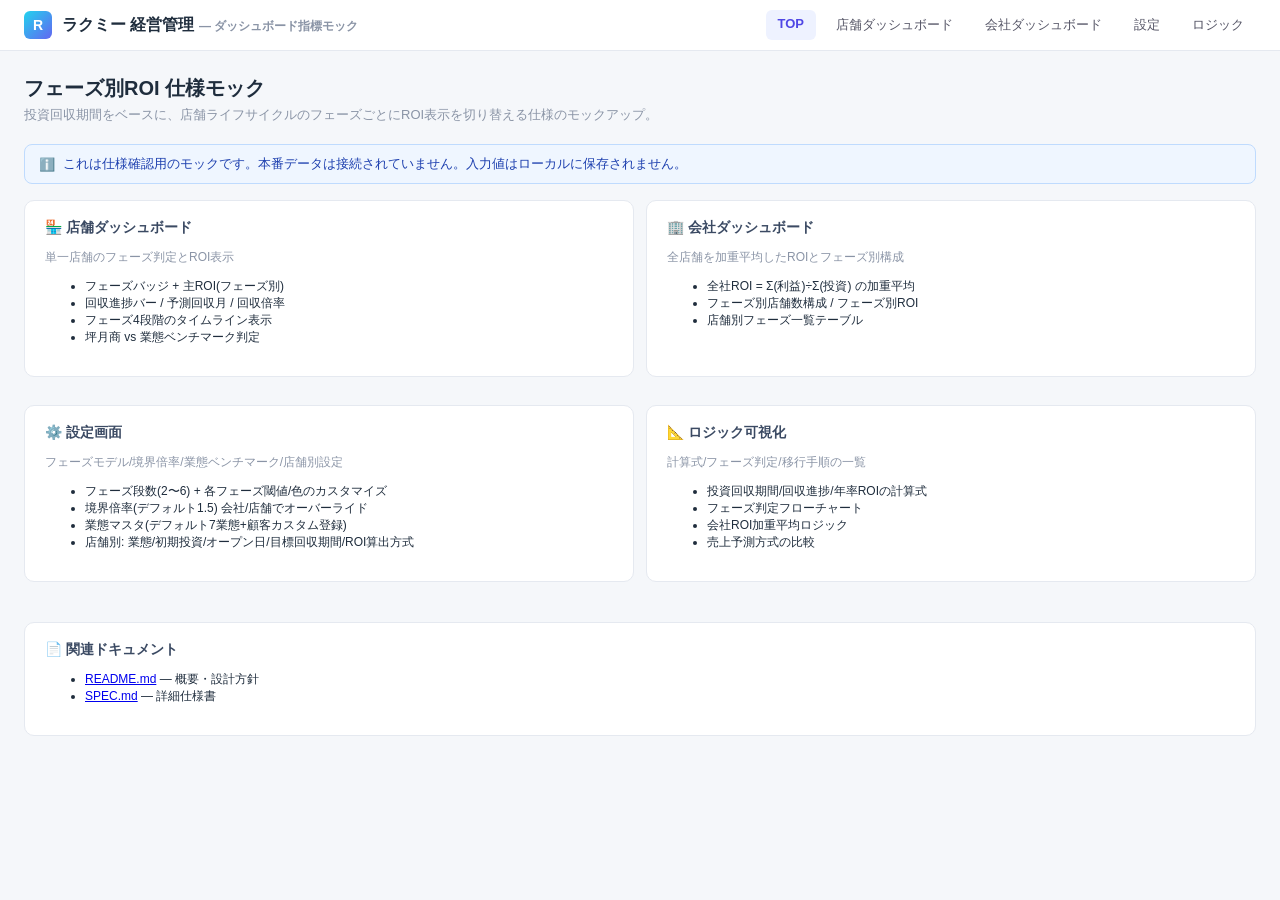
<file: index.html>
<!doctype html>
<html lang="ja">
<head>
<meta charset="utf-8">
<meta name="viewport" content="width=device-width,initial-scale=1">
<title>ダッシュボード指標モック | TOP</title>
<link rel="stylesheet" href="assets/style.css">
</head>
<body>

<div class="topbar">
  <div class="brand">
    <span class="logo">R</span>
    <span>ラクミー 経営管理 <span class="muted small">— ダッシュボード指標モック</span></span>
  </div>
  <nav>
    <a href="index.html" class="active">TOP</a>
    <a href="shop-dashboard.html">店舗ダッシュボード</a>
    <a href="company-dashboard.html">会社ダッシュボード</a>
    <a href="settings.html">設定</a>
    <a href="logic-cheatsheet.html">ロジック</a>
  </nav>
</div>

<div class="page">
  <h1 class="page-title">フェーズ別ROI 仕様モック</h1>
  <p class="page-sub">投資回収期間をベースに、店舗ライフサイクルのフェーズごとにROI表示を切り替える仕様のモックアップ。</p>

  <div class="info-banner">
    <span>ℹ️</span>
    <span>これは仕様確認用のモックです。本番データは接続されていません。入力値はローカルに保存されません。</span>
  </div>

  <div class="grid grid-2">
    <a href="shop-dashboard.html" class="card" style="text-decoration:none; color:inherit;">
      <h2>🏪 店舗ダッシュボード</h2>
      <div class="muted small mb-8">単一店舗のフェーズ判定とROI表示</div>
      <ul class="small">
        <li>フェーズバッジ + 主ROI(フェーズ別)</li>
        <li>回収進捗バー / 予測回収月 / 回収倍率</li>
        <li>フェーズ4段階のタイムライン表示</li>
        <li>坪月商 vs 業態ベンチマーク判定</li>
      </ul>
    </a>

    <a href="company-dashboard.html" class="card" style="text-decoration:none; color:inherit;">
      <h2>🏢 会社ダッシュボード</h2>
      <div class="muted small mb-8">全店舗を加重平均したROIとフェーズ別構成</div>
      <ul class="small">
        <li>全社ROI = Σ(利益)÷Σ(投資) の加重平均</li>
        <li>フェーズ別店舗数構成 / フェーズ別ROI</li>
        <li>店舗別フェーズ一覧テーブル</li>
      </ul>
    </a>

    <a href="settings.html" class="card" style="text-decoration:none; color:inherit;">
      <h2>⚙️ 設定画面</h2>
      <div class="muted small mb-8">フェーズモデル/境界倍率/業態ベンチマーク/店舗別設定</div>
      <ul class="small">
        <li>フェーズ段数(2〜6) + 各フェーズ閾値/色のカスタマイズ</li>
        <li>境界倍率(デフォルト1.5) 会社/店舗でオーバーライド</li>
        <li>業態マスタ(デフォルト7業態+顧客カスタム登録)</li>
        <li>店舗別: 業態/初期投資/オープン日/目標回収期間/ROI算出方式</li>
      </ul>
    </a>

    <a href="logic-cheatsheet.html" class="card" style="text-decoration:none; color:inherit;">
      <h2>📐 ロジック可視化</h2>
      <div class="muted small mb-8">計算式/フェーズ判定/移行手順の一覧</div>
      <ul class="small">
        <li>投資回収期間/回収進捗/年率ROIの計算式</li>
        <li>フェーズ判定フローチャート</li>
        <li>会社ROI加重平均ロジック</li>
        <li>売上予測方式の比較</li>
      </ul>
    </a>
  </div>

  <div class="card mt-24">
    <h2>📄 関連ドキュメント</h2>
    <ul class="small">
      <li><a href="README.md">README.md</a> — 概要・設計方針</li>
      <li><a href="SPEC.md">SPEC.md</a> — 詳細仕様書</li>
    </ul>
  </div>
</div>

</body>
</html>
</file>
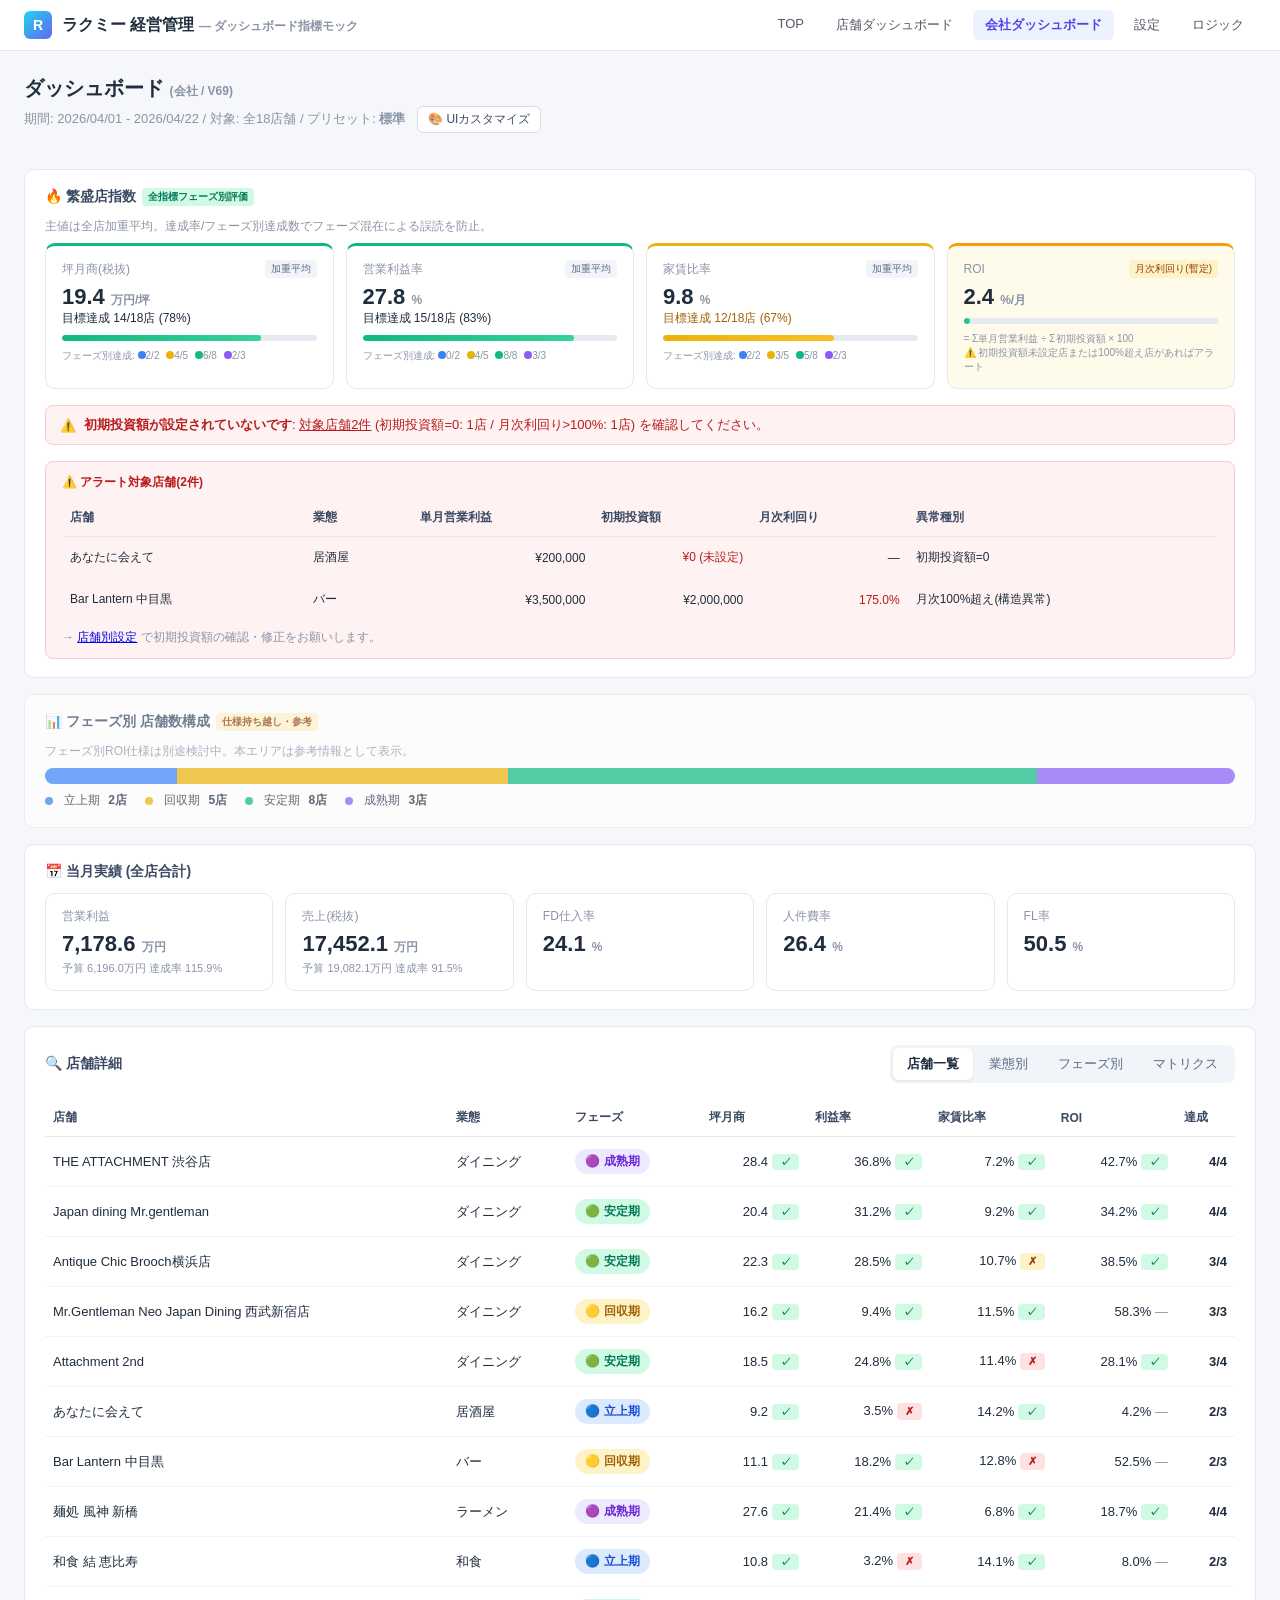
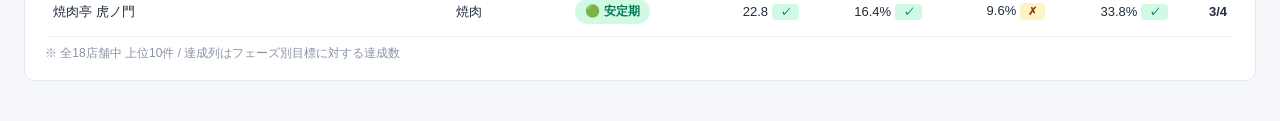
<file: company-dashboard.html>
<!doctype html>
<html lang="ja">
<head>
<meta charset="utf-8">
<meta name="viewport" content="width=device-width,initial-scale=1">
<title>会社ダッシュボード | フェーズ別ROIモック</title>
<link rel="stylesheet" href="assets/style.css">
</head>
<body>

<div class="topbar">
  <div class="brand">
    <span class="logo">R</span>
    <span>ラクミー 経営管理 <span class="muted small">— ダッシュボード指標モック</span></span>
  </div>
  <nav>
    <a href="index.html">TOP</a>
    <a href="shop-dashboard.html">店舗ダッシュボード</a>
    <a href="company-dashboard.html" class="active">会社ダッシュボード</a>
    <a href="settings.html">設定</a>
    <a href="logic-cheatsheet.html">ロジック</a>
  </nav>
</div>

<div class="page">

  <div class="flex space-between mb-16">
    <div>
      <h1 class="page-title">ダッシュボード <span class="muted small">(会社 / V69)</span></h1>
      <p class="page-sub">期間: 2026/04/01 - 2026/04/22 / 対象: 全18店舗 / プリセット: <strong>標準</strong> <a href="settings.html#ui" class="btn btn-sm" style="margin-left:8px">🎨 UIカスタマイズ</a></p>
    </div>
  </div>

  <!-- ────────────────────────────────────────────────── -->
  <!-- 1. 繁盛店指数 (店舗画面と同じ4タイル構成) -->
  <!-- ────────────────────────────────────────────────── -->
  <div class="card">
    <h2>🔥 繁盛店指数 <span class="badge-mini" style="background:#d1fae5;color:#047857;">全指標フェーズ別評価</span></h2>
    <p class="small muted mb-8">主値は全店加重平均。達成率/フェーズ別達成数でフェーズ混在による誤読を防止。</p>
    <div class="grid grid-4">

      <!-- 坪月商 -->
      <div class="tile" style="border-top:3px solid #10b981">
        <div class="lbl">坪月商(税抜) <span class="badge-mini">加重平均</span></div>
        <div class="val">19.4 <span class="small muted">万円/坪</span></div>
        <div class="small up">目標達成 14/18店 (78%)</div>
        <div class="progress mt-8" style="height:6px;"><div class="bar" style="width:78%;"></div></div>
        <div class="small muted mt-8" style="font-size:10px;">
          フェーズ別達成:
          <span class="dot dot-launch"></span>2/2
          <span class="dot dot-recovery" style="margin-left:4px"></span>4/5
          <span class="dot dot-stable" style="margin-left:4px"></span>6/8
          <span class="dot dot-mature" style="margin-left:4px"></span>2/3
        </div>
      </div>

      <!-- 営業利益率 -->
      <div class="tile" style="border-top:3px solid #10b981">
        <div class="lbl">営業利益率 <span class="badge-mini">加重平均</span></div>
        <div class="val">27.8 <span class="small muted">%</span></div>
        <div class="small up">目標達成 15/18店 (83%)</div>
        <div class="progress mt-8" style="height:6px;"><div class="bar" style="width:83%;"></div></div>
        <div class="small muted mt-8" style="font-size:10px;">
          フェーズ別達成:
          <span class="dot dot-launch"></span>0/2
          <span class="dot dot-recovery" style="margin-left:4px"></span>4/5
          <span class="dot dot-stable" style="margin-left:4px"></span>8/8
          <span class="dot dot-mature" style="margin-left:4px"></span>3/3
        </div>
      </div>

      <!-- 家賃比率 -->
      <div class="tile" style="border-top:3px solid #eab308">
        <div class="lbl">家賃比率 <span class="badge-mini">加重平均</span></div>
        <div class="val">9.8 <span class="small muted">%</span></div>
        <div class="small" style="color:#a16207">目標達成 12/18店 (67%)</div>
        <div class="progress mt-8" style="height:6px;"><div class="bar" style="width:67%; background:linear-gradient(90deg,#eab308,#fbbf24);"></div></div>
        <div class="small muted mt-8" style="font-size:10px;">
          フェーズ別達成:
          <span class="dot dot-launch"></span>2/2
          <span class="dot dot-recovery" style="margin-left:4px"></span>3/5
          <span class="dot dot-stable" style="margin-left:4px"></span>5/8
          <span class="dot dot-mature" style="margin-left:4px"></span>2/3
        </div>
      </div>

      <!-- ROI: 月次利回り(暫定) -->
      <div class="tile" style="border-top:3px solid #f59e0b; background:#fffbeb;">
        <div class="lbl">ROI <span class="badge-mini" style="background:#fef3c7;color:#92400e;">月次利回り(暫定)</span></div>
        <div class="val">2.4 <span class="small muted">%/月</span></div>
        <div class="progress mt-8" style="height:6px;"><div class="bar" style="width:2.4%;"></div></div>
        <div class="small muted mt-8" style="font-size:10px;">
          = Σ単月営業利益 ÷ Σ初期投資額 × 100<br>
          ⚠️ 初期投資額未設定店または100%超え店があればアラート
        </div>
      </div>
    </div>

    <!-- アラート表示エリア(該当店舗がある場合のみ表示) -->
    <div id="company-roi-alert" class="warn-banner mt-16">
      <span>⚠️</span>
      <span><strong>初期投資額が設定されていないです</strong>:
        <a href="#alert-shops-list" style="color:#b91c1c;">対象店舗2件</a>
        (初期投資額=0: 1店 / 月次利回り>100%: 1店) を確認してください。
      </span>
    </div>

    <!-- アラート対象店舗一覧 -->
    <div id="alert-shops-list" class="mt-16" style="border:1px solid #fecaca;border-radius:8px;padding:12px 16px;background:#fef2f2;">
      <div class="small" style="color:#b91c1c;font-weight:600;margin-bottom:8px;">⚠️ アラート対象店舗(2件)</div>
      <table class="data" style="font-size:12px;">
        <thead>
          <tr>
            <th>店舗</th><th>業態</th><th class="num">単月営業利益</th>
            <th class="num">初期投資額</th><th class="num">月次利回り</th><th>異常種別</th>
          </tr>
        </thead>
        <tbody>
          <tr>
            <td>あなたに会えて</td><td>居酒屋</td>
            <td class="num">¥200,000</td>
            <td class="num" style="color:#b91c1c">¥0 (未設定)</td>
            <td class="num">—</td>
            <td>初期投資額=0</td>
          </tr>
          <tr>
            <td>Bar Lantern 中目黒</td><td>バー</td>
            <td class="num">¥3,500,000</td>
            <td class="num">¥2,000,000</td>
            <td class="num" style="color:#b91c1c">175.0%</td>
            <td>月次100%超え(構造異常)</td>
          </tr>
        </tbody>
      </table>
      <div class="small muted mt-8">→ <a href="settings.html">店舗別設定</a> で初期投資額の確認・修正をお願いします。</div>
    </div>
  </div>

  <!-- ────────────────────────────────────────────────── -->
  <!-- 2. フェーズ構成 -->
  <!-- ────────────────────────────────────────────────── -->
  <div class="card" style="opacity:0.7">
    <h2>📊 フェーズ別 店舗数構成 <span class="badge-mini" style="background:#fef3c7;color:#92400e;">仕様持ち越し・参考</span></h2>
    <div class="small muted mb-8">フェーズ別ROI仕様は別途検討中。本エリアは参考情報として表示。</div>
    <div class="flex" style="gap:24px; align-items:center;">
      <div style="flex:1;">
        <div style="display:flex; height:16px; border-radius:8px; overflow:hidden; background:#f1f4f9;">
          <div style="flex:2; background:#3b82f6;" title="立上期 2店"></div>
          <div style="flex:5; background:#eab308;" title="回収期 5店"></div>
          <div style="flex:8; background:#10b981;" title="安定期 8店"></div>
          <div style="flex:3; background:#8b5cf6;" title="成熟期 3店"></div>
        </div>
        <div class="flex mt-8 small" style="gap:18px; flex-wrap:wrap;">
          <span class="flex"><span class="dot dot-launch"></span>&nbsp;立上期 <strong>2店</strong></span>
          <span class="flex"><span class="dot dot-recovery"></span>&nbsp;回収期 <strong>5店</strong></span>
          <span class="flex"><span class="dot dot-stable"></span>&nbsp;安定期 <strong>8店</strong></span>
          <span class="flex"><span class="dot dot-mature"></span>&nbsp;成熟期 <strong>3店</strong></span>
        </div>
      </div>
    </div>
  </div>

  <!-- ────────────────────────────────────────────────── -->
  <!-- 2. 当月実績 (既存) -->
  <!-- ────────────────────────────────────────────────── -->
  <div class="card">
    <h2>📅 当月実績 (全店合計)</h2>
    <div class="grid grid-5">
      <div class="tile">
        <div class="lbl">営業利益</div>
        <div class="val">7,178.6 <span class="small muted">万円</span></div>
        <div class="sub">予算 6,196.0万円 <span class="up">達成率 115.9%</span></div>
      </div>
      <div class="tile">
        <div class="lbl">売上(税抜)</div>
        <div class="val">17,452.1 <span class="small muted">万円</span></div>
        <div class="sub">予算 19,082.1万円 <span class="down">達成率 91.5%</span></div>
      </div>
      <div class="tile"><div class="lbl">FD仕入率</div><div class="val">24.1 <span class="small muted">%</span></div></div>
      <div class="tile"><div class="lbl">人件費率</div><div class="val">26.4 <span class="small muted">%</span></div></div>
      <div class="tile"><div class="lbl">FL率</div><div class="val">50.5 <span class="small muted">%</span></div></div>
    </div>
  </div>

  <!-- ────────────────────────────────────────────────── -->
  <!-- 3. 探索テーブル (タブで4ビュー切替) -->
  <!-- ────────────────────────────────────────────────── -->
  <div class="card">
    <div class="flex space-between mb-16">
      <h2 style="margin:0">🔍 店舗詳細</h2>
      <div class="seg-control" id="view-switcher">
        <button class="active" data-view="list">店舗一覧</button>
        <button data-view="cuisine">業態別</button>
        <button data-view="phase">フェーズ別</button>
        <button data-view="matrix">マトリクス</button>
      </div>
    </div>

    <!-- View: 店舗一覧 (default) -->
    <div id="view-list">
      <table class="data">
        <thead>
          <tr>
            <th>店舗</th><th>業態</th><th>フェーズ</th>
            <th class="num">坪月商</th><th class="num">利益率</th><th class="num">家賃比率</th><th class="num">ROI</th>
            <th class="num">達成</th>
          </tr>
        </thead>
        <tbody>
          <tr>
            <td>THE ATTACHMENT 渋谷店</td><td>ダイニング</td>
            <td><span class="phase-badge phase-mature">🟣 成熟期</span></td>
            <td class="num">28.4 <span class="ach ach-good">✓</span></td>
            <td class="num">36.8% <span class="ach ach-good">✓</span></td>
            <td class="num">7.2% <span class="ach ach-good">✓</span></td>
            <td class="num">42.7% <span class="ach ach-good">✓</span></td>
            <td class="num"><strong>4/4</strong></td>
          </tr>
          <tr>
            <td>Japan dining Mr.gentleman</td><td>ダイニング</td>
            <td><span class="phase-badge phase-stable">🟢 安定期</span></td>
            <td class="num">20.4 <span class="ach ach-good">✓</span></td>
            <td class="num">31.2% <span class="ach ach-good">✓</span></td>
            <td class="num">9.2% <span class="ach ach-good">✓</span></td>
            <td class="num">34.2% <span class="ach ach-good">✓</span></td>
            <td class="num"><strong>4/4</strong></td>
          </tr>
          <tr>
            <td>Antique Chic Brooch横浜店</td><td>ダイニング</td>
            <td><span class="phase-badge phase-stable">🟢 安定期</span></td>
            <td class="num">22.3 <span class="ach ach-good">✓</span></td>
            <td class="num">28.5% <span class="ach ach-good">✓</span></td>
            <td class="num">10.7% <span class="ach ach-mid">✗</span></td>
            <td class="num">38.5% <span class="ach ach-good">✓</span></td>
            <td class="num"><strong>3/4</strong></td>
          </tr>
          <tr>
            <td>Mr.Gentleman Neo Japan Dining 西武新宿店</td><td>ダイニング</td>
            <td><span class="phase-badge phase-recovery">🟡 回収期</span></td>
            <td class="num">16.2 <span class="ach ach-good">✓</span></td>
            <td class="num">9.4% <span class="ach ach-good">✓</span></td>
            <td class="num">11.5% <span class="ach ach-good">✓</span></td>
            <td class="num">58.3% <span class="muted">—</span></td>
            <td class="num"><strong>3/3</strong></td>
          </tr>
          <tr>
            <td>Attachment 2nd</td><td>ダイニング</td>
            <td><span class="phase-badge phase-stable">🟢 安定期</span></td>
            <td class="num">18.5 <span class="ach ach-good">✓</span></td>
            <td class="num">24.8% <span class="ach ach-good">✓</span></td>
            <td class="num">11.4% <span class="ach ach-bad">✗</span></td>
            <td class="num">28.1% <span class="ach ach-good">✓</span></td>
            <td class="num"><strong>3/4</strong></td>
          </tr>
          <tr>
            <td>あなたに会えて</td><td>居酒屋</td>
            <td><span class="phase-badge phase-launch">🔵 立上期</span></td>
            <td class="num">9.2 <span class="ach ach-good">✓</span></td>
            <td class="num">3.5% <span class="ach ach-bad">✗</span></td>
            <td class="num">14.2% <span class="ach ach-good">✓</span></td>
            <td class="num">4.2% <span class="muted">—</span></td>
            <td class="num"><strong>2/3</strong></td>
          </tr>
          <tr>
            <td>Bar Lantern 中目黒</td><td>バー</td>
            <td><span class="phase-badge phase-recovery">🟡 回収期</span></td>
            <td class="num">11.1 <span class="ach ach-good">✓</span></td>
            <td class="num">18.2% <span class="ach ach-good">✓</span></td>
            <td class="num">12.8% <span class="ach ach-bad">✗</span></td>
            <td class="num">52.5% <span class="muted">—</span></td>
            <td class="num"><strong>2/3</strong></td>
          </tr>
          <tr>
            <td>麺処 風神 新橋</td><td>ラーメン</td>
            <td><span class="phase-badge phase-mature">🟣 成熟期</span></td>
            <td class="num">27.6 <span class="ach ach-good">✓</span></td>
            <td class="num">21.4% <span class="ach ach-good">✓</span></td>
            <td class="num">6.8% <span class="ach ach-good">✓</span></td>
            <td class="num">18.7% <span class="ach ach-good">✓</span></td>
            <td class="num"><strong>4/4</strong></td>
          </tr>
          <tr>
            <td>和食 結 恵比寿</td><td>和食</td>
            <td><span class="phase-badge phase-launch">🔵 立上期</span></td>
            <td class="num">10.8 <span class="ach ach-good">✓</span></td>
            <td class="num">3.2% <span class="ach ach-bad">✗</span></td>
            <td class="num">14.1% <span class="ach ach-good">✓</span></td>
            <td class="num">8.0% <span class="muted">—</span></td>
            <td class="num"><strong>2/3</strong></td>
          </tr>
          <tr>
            <td>焼肉亭 虎ノ門</td><td>焼肉</td>
            <td><span class="phase-badge phase-stable">🟢 安定期</span></td>
            <td class="num">22.8 <span class="ach ach-good">✓</span></td>
            <td class="num">16.4% <span class="ach ach-good">✓</span></td>
            <td class="num">9.6% <span class="ach ach-mid">✗</span></td>
            <td class="num">33.8% <span class="ach ach-good">✓</span></td>
            <td class="num"><strong>3/4</strong></td>
          </tr>
        </tbody>
      </table>
      <div class="small muted mt-8">※ 全18店舗中 上位10件 / 達成列はフェーズ別目標に対する達成数</div>
    </div>

    <!-- View: 業態別 -->
    <div id="view-cuisine" style="display:none">
      <p class="small muted mb-16">業態ごとの集計。業態基準との差分と加重ROIで業態間比較。</p>
      <table class="data">
        <thead>
          <tr>
            <th>業態</th>
            <th class="num">店舗</th>
            <th class="num">坪月商(基準比)</th>
            <th class="num">利益率(基準比)</th>
            <th class="num">家賃比率</th>
            <th class="num">加重ROI</th>
            <th>フェーズ構成</th>
          </tr>
        </thead>
        <tbody>
          <tr><td>🍽️ ダイニング</td><td class="num">7</td><td class="num">19.8 <span class="up small">+13%</span></td><td class="num">32.1% <span class="up small">+167%</span></td><td class="num">9.8% <span class="up small">達成</span></td><td class="num"><strong>31.2%</strong></td><td><span class="dot dot-launch"></span>1 <span class="dot dot-recovery"></span>2 <span class="dot dot-stable"></span>3 <span class="dot dot-mature"></span>1</td></tr>
          <tr><td>🏮 居酒屋</td><td class="num">4</td><td class="num">13.2 <span class="down small">-12%</span></td><td class="num">11.8% <span class="up small">+18%</span></td><td class="num">11.2% <span class="down small">未達</span></td><td class="num"><strong>22.4%</strong></td><td><span class="dot dot-launch"></span>1 <span class="dot dot-recovery"></span>2 <span class="dot dot-stable"></span>1</td></tr>
          <tr><td>🍸 バー</td><td class="num">2</td><td class="num">11.5 <span class="up small">+15%</span></td><td class="num">24.5% <span class="up small">+22%</span></td><td class="num">11.8% <span class="up small">達成</span></td><td class="num"><strong>29.8%</strong></td><td><span class="dot dot-recovery"></span>1 <span class="dot dot-stable"></span>1</td></tr>
          <tr><td>🍜 ラーメン</td><td class="num">2</td><td class="num">26.4 <span class="up small">+20%</span></td><td class="num">18.2% <span class="up small">+21%</span></td><td class="num">7.5% <span class="up small">達成</span></td><td class="num"><strong>26.8%</strong></td><td><span class="dot dot-stable"></span>1 <span class="dot dot-mature"></span>1</td></tr>
          <tr><td>🥩 焼肉</td><td class="num">2</td><td class="num">22.1 <span class="up small">+11%</span></td><td class="num">15.8% <span class="up small">+13%</span></td><td class="num">9.4% <span class="down small">未達</span></td><td class="num"><strong>33.8%</strong></td><td><span class="dot dot-stable"></span>1 <span class="dot dot-mature"></span>1</td></tr>
          <tr><td>🍱 和食</td><td class="num">1</td><td class="num">10.8 <span class="muted small">±0%</span></td><td class="num">3.2% <span class="down small">未達(立上)</span></td><td class="num">14.1% <span class="up small">達成(立上)</span></td><td class="num"><strong>8.0%</strong></td><td><span class="dot dot-launch"></span>1</td></tr>
        </tbody>
      </table>
    </div>

    <!-- View: フェーズ別 -->
    <div id="view-phase" style="display:none">
      <p class="small muted mb-16">フェーズごとのサマリ。各行の指標は当該フェーズ目標に対する達成店数。</p>
      <table class="data">
        <thead>
          <tr>
            <th>フェーズ</th>
            <th class="num">店舗</th>
            <th class="num">投資総額</th>
            <th class="num">坪月商達成</th>
            <th class="num">利益率達成</th>
            <th class="num">家賃比率達成</th>
            <th class="num">代表ROI</th>
          </tr>
        </thead>
        <tbody>
          <tr>
            <td><span class="phase-badge phase-launch">🔵 立上期</span></td>
            <td class="num">2</td><td class="num">¥63M</td>
            <td class="num">2/2 <span class="ach ach-good">100%</span></td>
            <td class="num">0/2 <span class="ach ach-bad">0%</span></td>
            <td class="num">2/2 <span class="ach ach-good">100%</span></td>
            <td class="num">平均6.1%<br><span class="small muted">(回収進捗)</span></td>
          </tr>
          <tr>
            <td><span class="phase-badge phase-recovery">🟡 回収期</span></td>
            <td class="num">5</td><td class="num">¥156M</td>
            <td class="num">4/5 <span class="ach ach-good">80%</span></td>
            <td class="num">4/5 <span class="ach ach-good">80%</span></td>
            <td class="num">3/5 <span class="ach ach-mid">60%</span></td>
            <td class="num">平均52.4%<br><span class="small muted">(回収進捗)</span></td>
          </tr>
          <tr>
            <td><span class="phase-badge phase-stable">🟢 安定期</span></td>
            <td class="num">8</td><td class="num">¥338M</td>
            <td class="num">6/8 <span class="ach ach-good">75%</span></td>
            <td class="num">8/8 <span class="ach ach-good">100%</span></td>
            <td class="num">5/8 <span class="ach ach-mid">63%</span></td>
            <td class="num"><strong>32.6%</strong><br><span class="small muted">(加重年率)</span></td>
          </tr>
          <tr>
            <td><span class="phase-badge phase-mature">🟣 成熟期</span></td>
            <td class="num">3</td><td class="num">¥63M</td>
            <td class="num">2/3 <span class="ach ach-good">67%</span></td>
            <td class="num">3/3 <span class="ach ach-good">100%</span></td>
            <td class="num">2/3 <span class="ach ach-good">67%</span></td>
            <td class="num"><strong>22.1%</strong><br><span class="small muted">(加重年率)</span></td>
          </tr>
        </tbody>
      </table>
    </div>

    <!-- View: マトリクス -->
    <div id="view-matrix" style="display:none">
      <p class="small muted mb-16">業態×フェーズの2軸で4指標<strong>平均達成率</strong>。特異セグメント発見用。</p>
      <div class="matrix" style="grid-template-columns: 120px repeat(4, 1fr);">
        <div class="header"></div>
        <div class="header" style="text-align:center"><span class="phase-badge phase-launch">🔵 立上</span></div>
        <div class="header" style="text-align:center"><span class="phase-badge phase-recovery">🟡 回収</span></div>
        <div class="header" style="text-align:center"><span class="phase-badge phase-stable">🟢 安定</span></div>
        <div class="header" style="text-align:center"><span class="phase-badge phase-mature">🟣 成熟</span></div>

        <div class="header">🍽️ ダイニング</div>
        <div class="cell cell-0"><div class="n">—</div></div>
        <div class="cell cell-3"><div class="n">72%</div><div class="s">2店</div></div>
        <div class="cell cell-4"><div class="n">85%</div><div class="s">3店</div></div>
        <div class="cell cell-4"><div class="n">95%</div><div class="s">1店</div></div>

        <div class="header">🏮 居酒屋</div>
        <div class="cell cell-2"><div class="n">50%</div><div class="s">1店</div></div>
        <div class="cell cell-2"><div class="n">55%</div><div class="s">2店</div></div>
        <div class="cell cell-3"><div class="n">65%</div><div class="s">1店</div></div>
        <div class="cell cell-0"><div class="n">—</div></div>

        <div class="header">🍸 バー</div>
        <div class="cell cell-0"><div class="n">—</div></div>
        <div class="cell cell-3"><div class="n">75%</div><div class="s">1店</div></div>
        <div class="cell cell-4"><div class="n">100%</div><div class="s">1店</div></div>
        <div class="cell cell-0"><div class="n">—</div></div>

        <div class="header">🍜 ラーメン</div>
        <div class="cell cell-0"><div class="n">—</div></div>
        <div class="cell cell-0"><div class="n">—</div></div>
        <div class="cell cell-4"><div class="n">100%</div><div class="s">1店</div></div>
        <div class="cell cell-4"><div class="n">90%</div><div class="s">1店</div></div>

        <div class="header">🥩 焼肉</div>
        <div class="cell cell-0"><div class="n">—</div></div>
        <div class="cell cell-0"><div class="n">—</div></div>
        <div class="cell cell-4"><div class="n">92%</div><div class="s">1店</div></div>
        <div class="cell cell-3"><div class="n">78%</div><div class="s">1店</div></div>

        <div class="header">🍱 和食</div>
        <div class="cell cell-2"><div class="n">50%</div><div class="s">1店</div></div>
        <div class="cell cell-0"><div class="n">—</div></div>
        <div class="cell cell-3"><div class="n">78%</div><div class="s">1店</div></div>
        <div class="cell cell-0"><div class="n">—</div></div>
      </div>
      <div class="flex mt-16 small" style="gap:12px">
        <span class="flex"><span class="cell cell-1" style="width:22px;height:14px;min-height:0;padding:0"></span>&nbsp;0-39%</span>
        <span class="flex"><span class="cell cell-2" style="width:22px;height:14px;min-height:0;padding:0"></span>&nbsp;40-59%</span>
        <span class="flex"><span class="cell cell-3" style="width:22px;height:14px;min-height:0;padding:0"></span>&nbsp;60-79%</span>
        <span class="flex"><span class="cell cell-4" style="width:22px;height:14px;min-height:0;padding:0"></span>&nbsp;80-100%</span>
        <span class="flex"><span class="cell cell-0" style="width:22px;height:14px;min-height:0;padding:0"></span>&nbsp;該当なし</span>
      </div>
    </div>

  </div>

</div>

<script>
  const views = ['list','cuisine','phase','matrix'];
  document.querySelectorAll('#view-switcher button').forEach(btn => {
    btn.addEventListener('click', () => {
      const v = btn.dataset.view;
      document.querySelectorAll('#view-switcher button').forEach(b => b.classList.toggle('active', b === btn));
      views.forEach(x => document.getElementById('view-' + x).style.display = (x === v ? '' : 'none'));
    });
  });
</script>

</body>
</html>
</file>
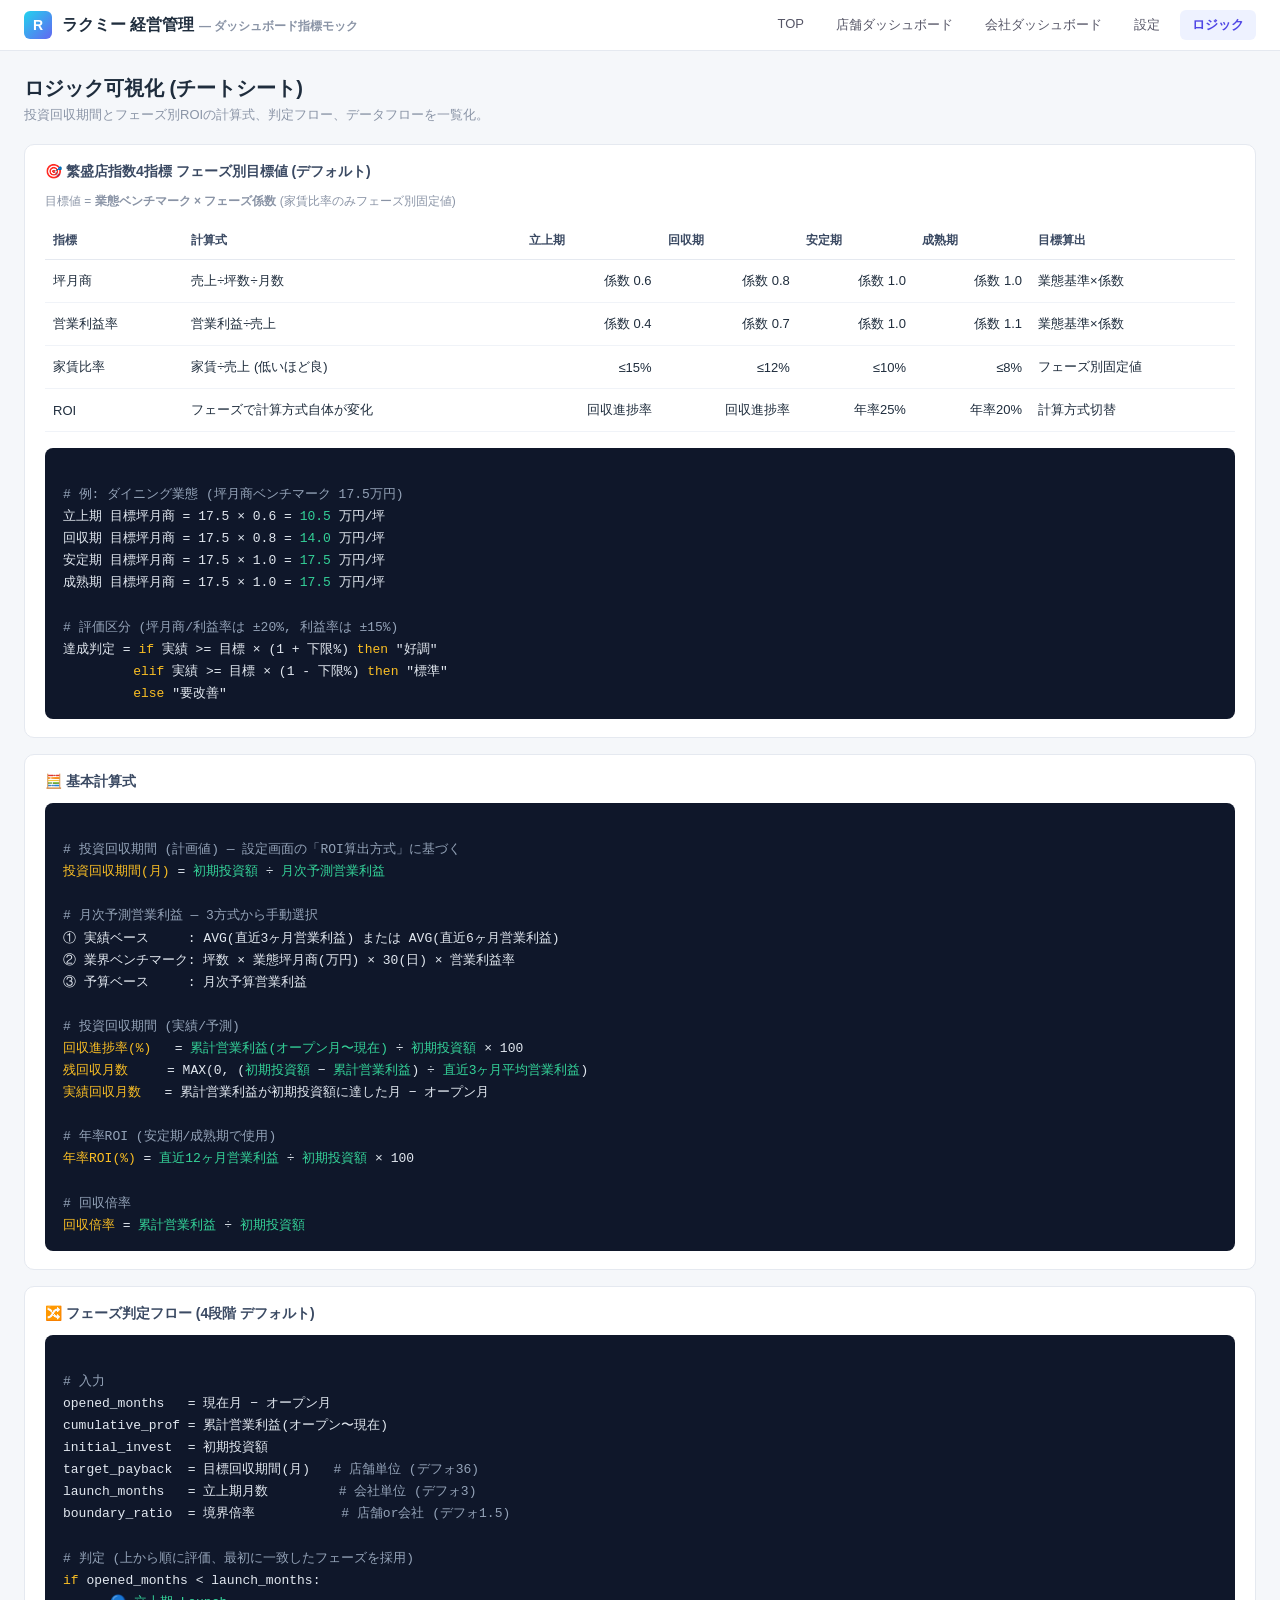
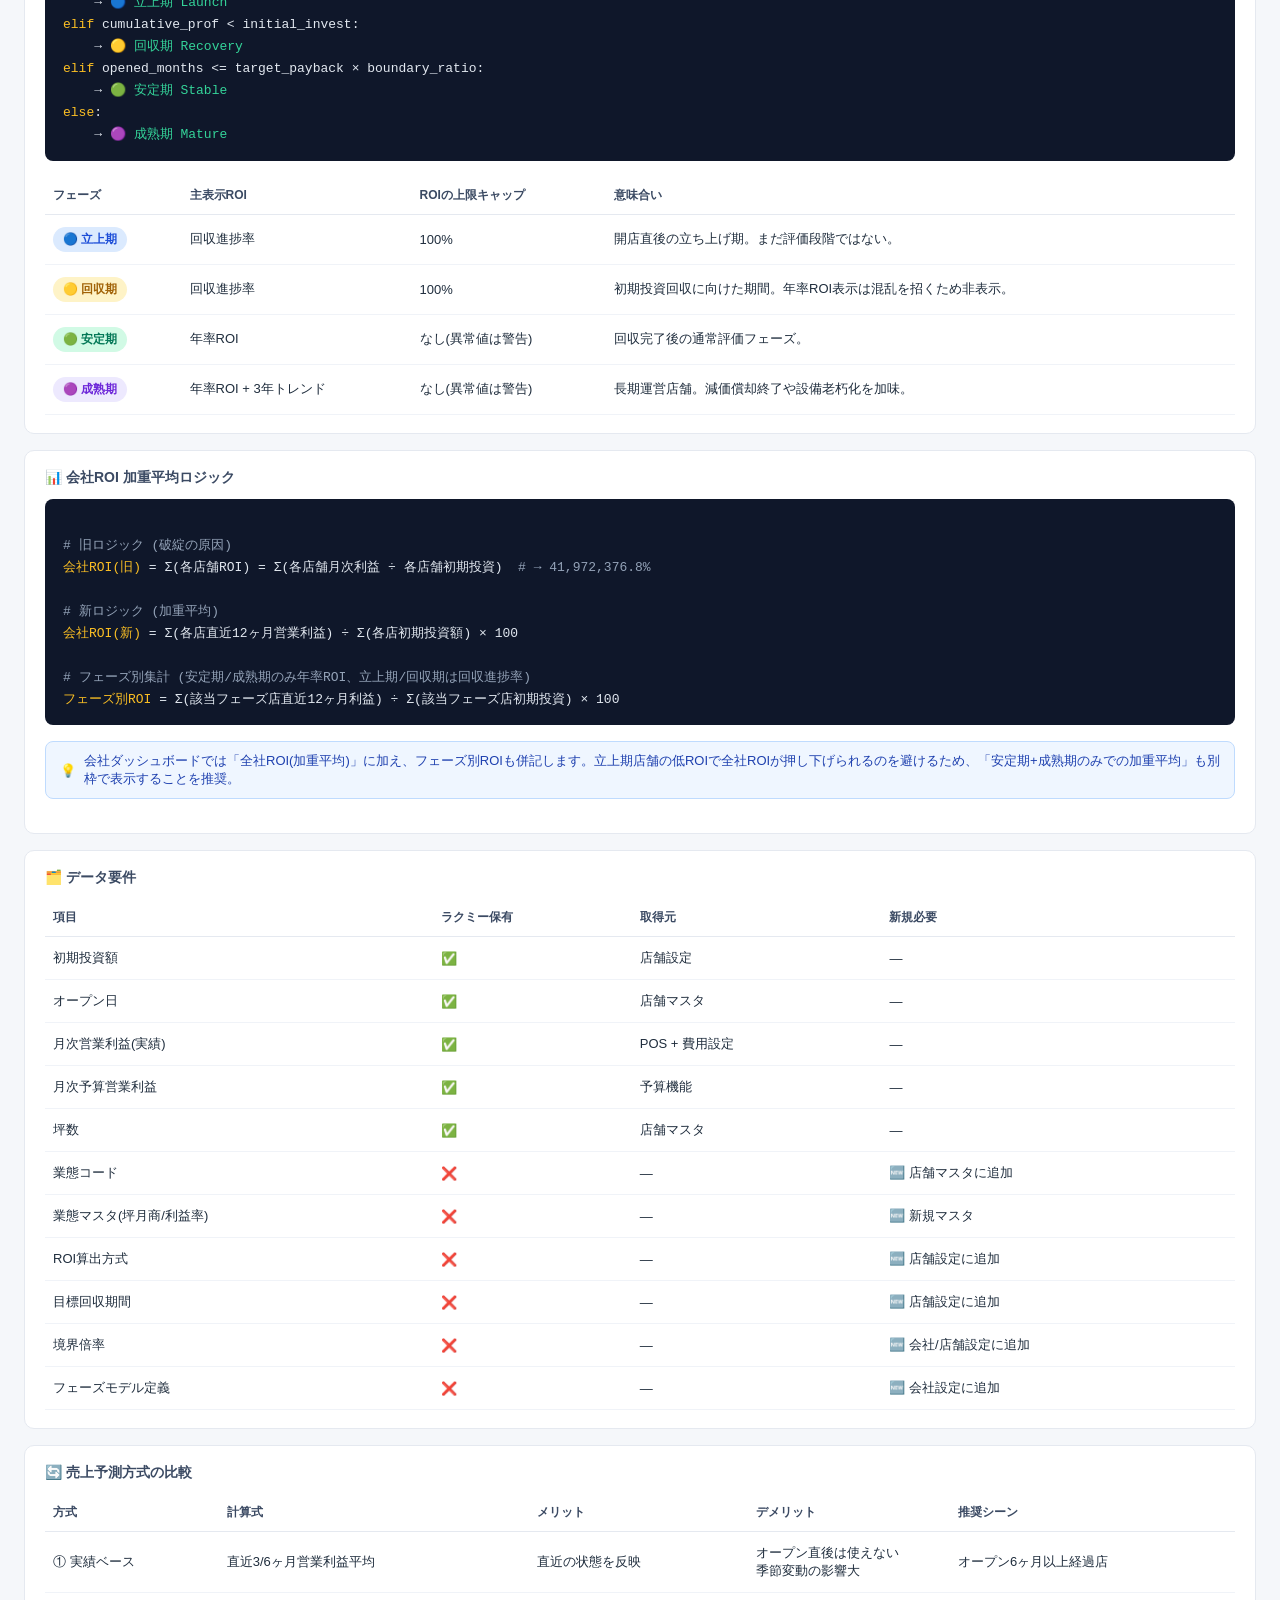
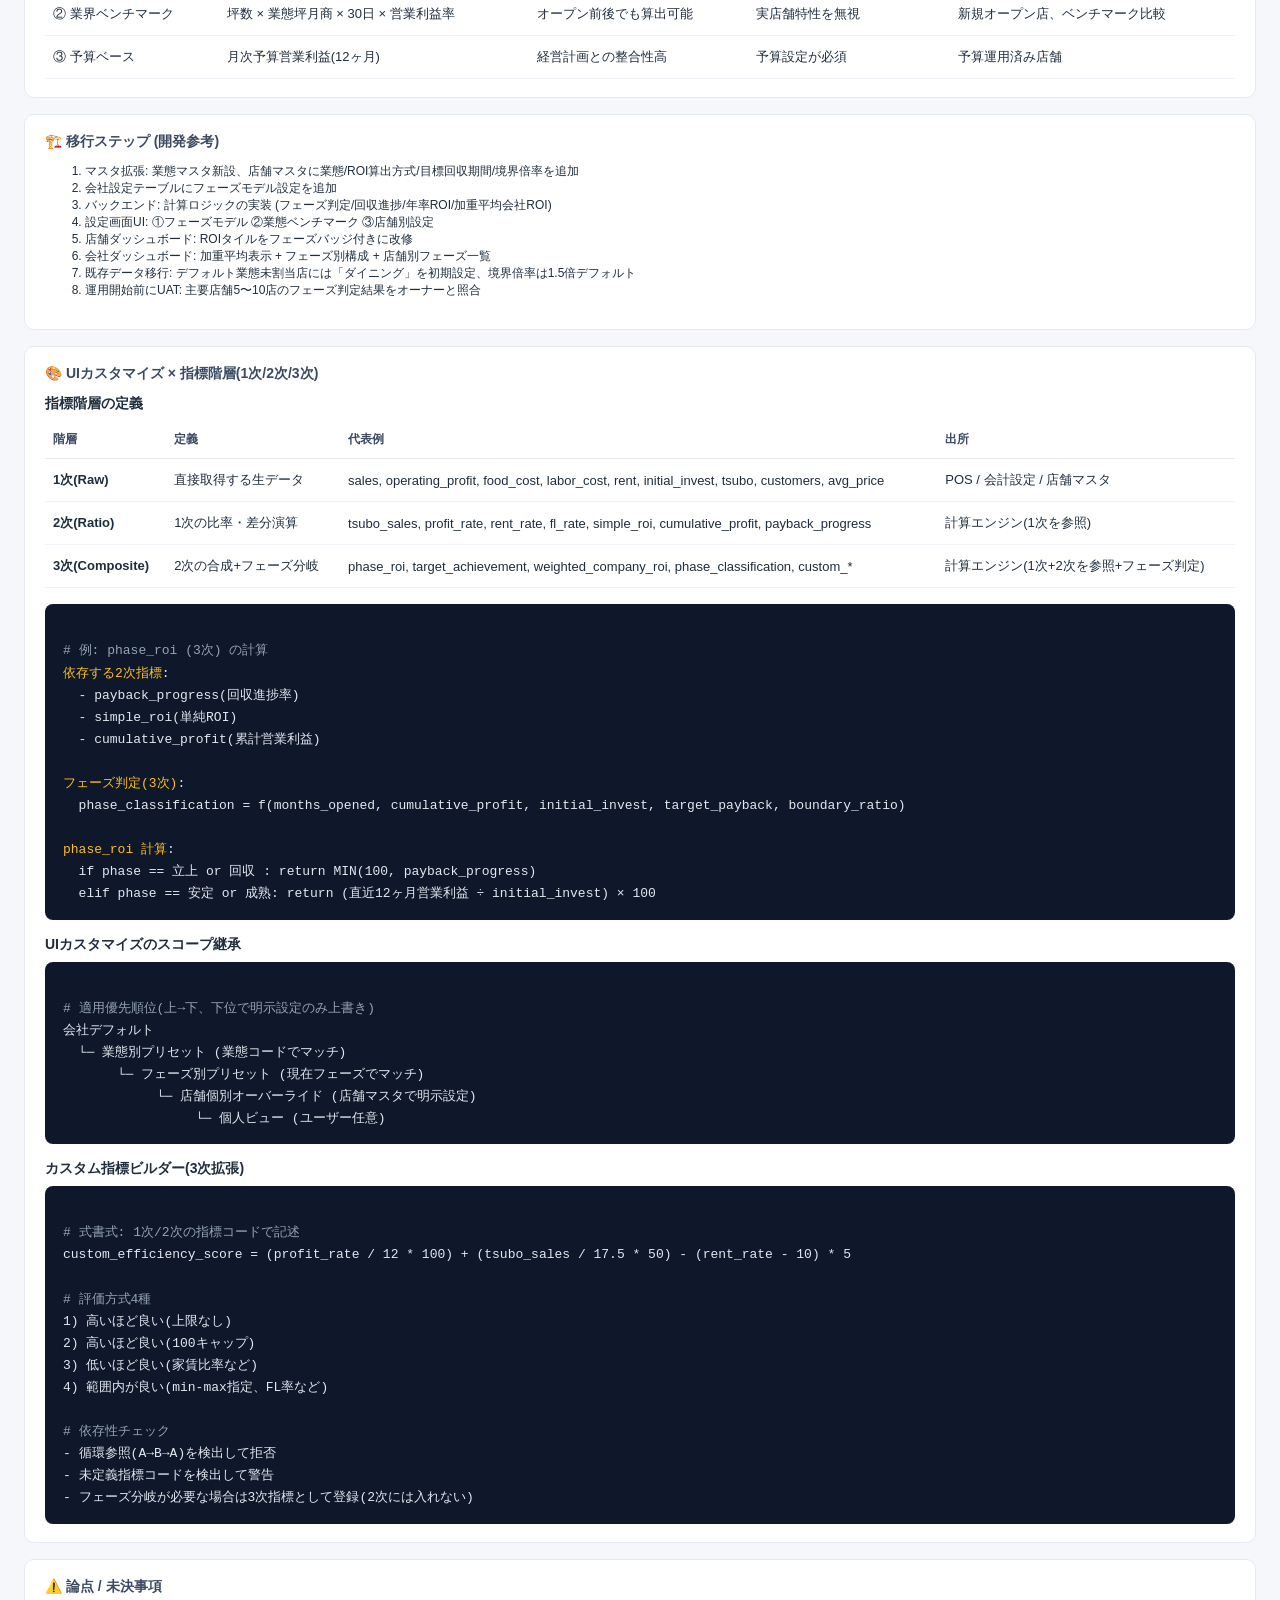
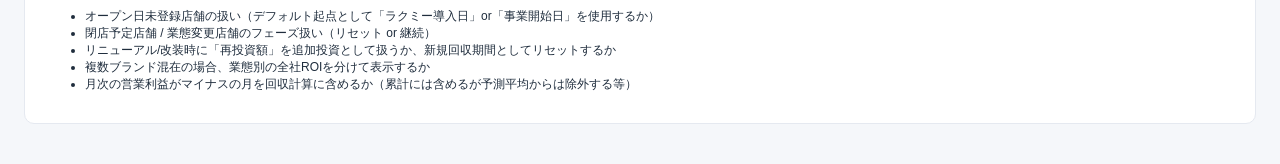
<file: logic-cheatsheet.html>
<!doctype html>
<html lang="ja">
<head>
<meta charset="utf-8">
<meta name="viewport" content="width=device-width,initial-scale=1">
<title>ロジック可視化 | フェーズ別ROIモック</title>
<link rel="stylesheet" href="assets/style.css">
</head>
<body>

<div class="topbar">
  <div class="brand">
    <span class="logo">R</span>
    <span>ラクミー 経営管理 <span class="muted small">— ダッシュボード指標モック</span></span>
  </div>
  <nav>
    <a href="index.html">TOP</a>
    <a href="shop-dashboard.html">店舗ダッシュボード</a>
    <a href="company-dashboard.html">会社ダッシュボード</a>
    <a href="settings.html">設定</a>
    <a href="logic-cheatsheet.html" class="active">ロジック</a>
  </nav>
</div>

<div class="page">
  <h1 class="page-title">ロジック可視化 (チートシート)</h1>
  <p class="page-sub">投資回収期間とフェーズ別ROIの計算式、判定フロー、データフローを一覧化。</p>

  <div class="card">
    <h2>🎯 繁盛店指数4指標 フェーズ別目標値 (デフォルト)</h2>
    <p class="small muted">目標値 = <strong>業態ベンチマーク × フェーズ係数</strong> (家賃比率のみフェーズ別固定値)</p>
    <table class="data">
      <thead>
        <tr>
          <th>指標</th>
          <th>計算式</th>
          <th class="num">立上期</th>
          <th class="num">回収期</th>
          <th class="num">安定期</th>
          <th class="num">成熟期</th>
          <th>目標算出</th>
        </tr>
      </thead>
      <tbody>
        <tr>
          <td>坪月商</td>
          <td>売上÷坪数÷月数</td>
          <td class="num">係数 0.6</td>
          <td class="num">係数 0.8</td>
          <td class="num">係数 1.0</td>
          <td class="num">係数 1.0</td>
          <td>業態基準×係数</td>
        </tr>
        <tr>
          <td>営業利益率</td>
          <td>営業利益÷売上</td>
          <td class="num">係数 0.4</td>
          <td class="num">係数 0.7</td>
          <td class="num">係数 1.0</td>
          <td class="num">係数 1.1</td>
          <td>業態基準×係数</td>
        </tr>
        <tr>
          <td>家賃比率</td>
          <td>家賃÷売上 (低いほど良)</td>
          <td class="num">≤15%</td>
          <td class="num">≤12%</td>
          <td class="num">≤10%</td>
          <td class="num">≤8%</td>
          <td>フェーズ別固定値</td>
        </tr>
        <tr>
          <td>ROI</td>
          <td>フェーズで計算方式自体が変化</td>
          <td class="num">回収進捗率</td>
          <td class="num">回収進捗率</td>
          <td class="num">年率25%</td>
          <td class="num">年率20%</td>
          <td>計算方式切替</td>
        </tr>
      </tbody>
    </table>

    <div class="formula mt-16">
<span class="c"># 例: ダイニング業態 (坪月商ベンチマーク 17.5万円)</span>
立上期 目標坪月商 = 17.5 × 0.6 = <span class="n">10.5</span> 万円/坪
回収期 目標坪月商 = 17.5 × 0.8 = <span class="n">14.0</span> 万円/坪
安定期 目標坪月商 = 17.5 × 1.0 = <span class="n">17.5</span> 万円/坪
成熟期 目標坪月商 = 17.5 × 1.0 = <span class="n">17.5</span> 万円/坪

<span class="c"># 評価区分 (坪月商/利益率は ±20%, 利益率は ±15%)</span>
達成判定 = <span class="k">if</span> 実績 &gt;= 目標 × (1 + 下限%) <span class="k">then</span> "好調"
         <span class="k">elif</span> 実績 &gt;= 目標 × (1 - 下限%) <span class="k">then</span> "標準"
         <span class="k">else</span> "要改善"
</div>
  </div>

  <div class="card">
    <h2>🧮 基本計算式</h2>
    <div class="formula">
<span class="c"># 投資回収期間 (計画値) — 設定画面の「ROI算出方式」に基づく</span>
<span class="k">投資回収期間(月)</span> = <span class="n">初期投資額</span> ÷ <span class="n">月次予測営業利益</span>

<span class="c"># 月次予測営業利益 — 3方式から手動選択</span>
① 実績ベース     : AVG(直近3ヶ月営業利益) または AVG(直近6ヶ月営業利益)
② 業界ベンチマーク: 坪数 × 業態坪月商(万円) × 30(日) × 営業利益率
③ 予算ベース     : 月次予算営業利益

<span class="c"># 投資回収期間 (実績/予測)</span>
<span class="k">回収進捗率(%)</span>   = <span class="n">累計営業利益(オープン月〜現在)</span> ÷ <span class="n">初期投資額</span> × 100
<span class="k">残回収月数</span>     = MAX(0, (<span class="n">初期投資額</span> − <span class="n">累計営業利益</span>) ÷ <span class="n">直近3ヶ月平均営業利益</span>)
<span class="k">実績回収月数</span>   = 累計営業利益が初期投資額に達した月 − オープン月

<span class="c"># 年率ROI (安定期/成熟期で使用)</span>
<span class="k">年率ROI(%)</span> = <span class="n">直近12ヶ月営業利益</span> ÷ <span class="n">初期投資額</span> × 100

<span class="c"># 回収倍率</span>
<span class="k">回収倍率</span> = <span class="n">累計営業利益</span> ÷ <span class="n">初期投資額</span>
</div>
  </div>

  <div class="card">
    <h2>🔀 フェーズ判定フロー (4段階 デフォルト)</h2>
    <div class="formula">
<span class="c"># 入力</span>
opened_months   = 現在月 − オープン月
cumulative_prof = 累計営業利益(オープン〜現在)
initial_invest  = 初期投資額
target_payback  = 目標回収期間(月)   <span class="c"># 店舗単位 (デフォ36)</span>
launch_months   = 立上期月数         <span class="c"># 会社単位 (デフォ3)</span>
boundary_ratio  = 境界倍率           <span class="c"># 店舗or会社 (デフォ1.5)</span>

<span class="c"># 判定 (上から順に評価、最初に一致したフェーズを採用)</span>
<span class="k">if</span> opened_months &lt; launch_months:
    → <span class="n">🔵 立上期 Launch</span>
<span class="k">elif</span> cumulative_prof &lt; initial_invest:
    → <span class="n">🟡 回収期 Recovery</span>
<span class="k">elif</span> opened_months &lt;= target_payback × boundary_ratio:
    → <span class="n">🟢 安定期 Stable</span>
<span class="k">else</span>:
    → <span class="n">🟣 成熟期 Mature</span>
</div>

    <div class="mt-16">
      <table class="data">
        <thead>
          <tr><th>フェーズ</th><th>主表示ROI</th><th>ROIの上限キャップ</th><th>意味合い</th></tr>
        </thead>
        <tbody>
          <tr>
            <td><span class="phase-badge phase-launch">🔵 立上期</span></td>
            <td>回収進捗率</td>
            <td>100%</td>
            <td>開店直後の立ち上げ期。まだ評価段階ではない。</td>
          </tr>
          <tr>
            <td><span class="phase-badge phase-recovery">🟡 回収期</span></td>
            <td>回収進捗率</td>
            <td>100%</td>
            <td>初期投資回収に向けた期間。年率ROI表示は混乱を招くため非表示。</td>
          </tr>
          <tr>
            <td><span class="phase-badge phase-stable">🟢 安定期</span></td>
            <td>年率ROI</td>
            <td>なし(異常値は警告)</td>
            <td>回収完了後の通常評価フェーズ。</td>
          </tr>
          <tr>
            <td><span class="phase-badge phase-mature">🟣 成熟期</span></td>
            <td>年率ROI + 3年トレンド</td>
            <td>なし(異常値は警告)</td>
            <td>長期運営店舗。減価償却終了や設備老朽化を加味。</td>
          </tr>
        </tbody>
      </table>
    </div>
  </div>

  <div class="card">
    <h2>📊 会社ROI 加重平均ロジック</h2>
    <div class="formula">
<span class="c"># 旧ロジック (破綻の原因)</span>
<span class="k">会社ROI(旧)</span> = Σ(各店舗ROI) = Σ(各店舗月次利益 ÷ 各店舗初期投資)  <span class="c"># → 41,972,376.8%</span>

<span class="c"># 新ロジック (加重平均)</span>
<span class="k">会社ROI(新)</span> = Σ(各店直近12ヶ月営業利益) ÷ Σ(各店初期投資額) × 100

<span class="c"># フェーズ別集計 (安定期/成熟期のみ年率ROI、立上期/回収期は回収進捗率)</span>
<span class="k">フェーズ別ROI</span> = Σ(該当フェーズ店直近12ヶ月利益) ÷ Σ(該当フェーズ店初期投資) × 100
</div>

    <div class="info-banner mt-16">
      <span>💡</span>
      <span>会社ダッシュボードでは「全社ROI(加重平均)」に加え、フェーズ別ROIも併記します。立上期店舗の低ROIで全社ROIが押し下げられるのを避けるため、「安定期+成熟期のみでの加重平均」も別枠で表示することを推奨。</span>
    </div>
  </div>

  <div class="card">
    <h2>🗂️ データ要件</h2>
    <table class="data">
      <thead>
        <tr><th>項目</th><th>ラクミー保有</th><th>取得元</th><th>新規必要</th></tr>
      </thead>
      <tbody>
        <tr><td>初期投資額</td><td>✅</td><td>店舗設定</td><td>—</td></tr>
        <tr><td>オープン日</td><td>✅</td><td>店舗マスタ</td><td>—</td></tr>
        <tr><td>月次営業利益(実績)</td><td>✅</td><td>POS + 費用設定</td><td>—</td></tr>
        <tr><td>月次予算営業利益</td><td>✅</td><td>予算機能</td><td>—</td></tr>
        <tr><td>坪数</td><td>✅</td><td>店舗マスタ</td><td>—</td></tr>
        <tr><td>業態コード</td><td>❌</td><td>—</td><td>🆕 店舗マスタに追加</td></tr>
        <tr><td>業態マスタ(坪月商/利益率)</td><td>❌</td><td>—</td><td>🆕 新規マスタ</td></tr>
        <tr><td>ROI算出方式</td><td>❌</td><td>—</td><td>🆕 店舗設定に追加</td></tr>
        <tr><td>目標回収期間</td><td>❌</td><td>—</td><td>🆕 店舗設定に追加</td></tr>
        <tr><td>境界倍率</td><td>❌</td><td>—</td><td>🆕 会社/店舗設定に追加</td></tr>
        <tr><td>フェーズモデル定義</td><td>❌</td><td>—</td><td>🆕 会社設定に追加</td></tr>
      </tbody>
    </table>
  </div>

  <div class="card">
    <h2>🔄 売上予測方式の比較</h2>
    <table class="data">
      <thead>
        <tr>
          <th>方式</th><th>計算式</th><th>メリット</th><th>デメリット</th><th>推奨シーン</th>
        </tr>
      </thead>
      <tbody>
        <tr>
          <td>① 実績ベース</td>
          <td>直近3/6ヶ月営業利益平均</td>
          <td>直近の状態を反映</td>
          <td>オープン直後は使えない<br>季節変動の影響大</td>
          <td>オープン6ヶ月以上経過店</td>
        </tr>
        <tr>
          <td>② 業界ベンチマーク</td>
          <td>坪数 × 業態坪月商 × 30日 × 営業利益率</td>
          <td>オープン前後でも算出可能</td>
          <td>実店舗特性を無視</td>
          <td>新規オープン店、ベンチマーク比較</td>
        </tr>
        <tr>
          <td>③ 予算ベース</td>
          <td>月次予算営業利益(12ヶ月)</td>
          <td>経営計画との整合性高</td>
          <td>予算設定が必須</td>
          <td>予算運用済み店舗</td>
        </tr>
      </tbody>
    </table>
  </div>

  <div class="card">
    <h2>🏗️ 移行ステップ (開発参考)</h2>
    <ol class="small">
      <li>マスタ拡張: 業態マスタ新設、店舗マスタに業態/ROI算出方式/目標回収期間/境界倍率を追加</li>
      <li>会社設定テーブルにフェーズモデル設定を追加</li>
      <li>バックエンド: 計算ロジックの実装 (フェーズ判定/回収進捗/年率ROI/加重平均会社ROI)</li>
      <li>設定画面UI: ①フェーズモデル ②業態ベンチマーク ③店舗別設定</li>
      <li>店舗ダッシュボード: ROIタイルをフェーズバッジ付きに改修</li>
      <li>会社ダッシュボード: 加重平均表示 + フェーズ別構成 + 店舗別フェーズ一覧</li>
      <li>既存データ移行: デフォルト業態未割当店には「ダイニング」を初期設定、境界倍率は1.5倍デフォルト</li>
      <li>運用開始前にUAT: 主要店舗5〜10店のフェーズ判定結果をオーナーと照合</li>
    </ol>
  </div>

  <div class="card">
    <h2>🎨 UIカスタマイズ × 指標階層(1次/2次/3次)</h2>
    <h3 style="margin:12px 0 8px;font-size:14px;">指標階層の定義</h3>
    <table class="data">
      <thead>
        <tr><th>階層</th><th>定義</th><th>代表例</th><th>出所</th></tr>
      </thead>
      <tbody>
        <tr>
          <td><strong>1次(Raw)</strong></td>
          <td>直接取得する生データ</td>
          <td>sales, operating_profit, food_cost, labor_cost, rent, initial_invest, tsubo, customers, avg_price</td>
          <td>POS / 会計設定 / 店舗マスタ</td>
        </tr>
        <tr>
          <td><strong>2次(Ratio)</strong></td>
          <td>1次の比率・差分演算</td>
          <td>tsubo_sales, profit_rate, rent_rate, fl_rate, simple_roi, cumulative_profit, payback_progress</td>
          <td>計算エンジン(1次を参照)</td>
        </tr>
        <tr>
          <td><strong>3次(Composite)</strong></td>
          <td>2次の合成+フェーズ分岐</td>
          <td>phase_roi, target_achievement, weighted_company_roi, phase_classification, custom_*</td>
          <td>計算エンジン(1次+2次を参照+フェーズ判定)</td>
        </tr>
      </tbody>
    </table>

    <div class="formula mt-16">
<span class="c"># 例: phase_roi (3次) の計算</span>
<span class="k">依存する2次指標</span>:
  - payback_progress(回収進捗率)
  - simple_roi(単純ROI)
  - cumulative_profit(累計営業利益)

<span class="k">フェーズ判定(3次)</span>:
  phase_classification = f(months_opened, cumulative_profit, initial_invest, target_payback, boundary_ratio)

<span class="k">phase_roi 計算</span>:
  if phase == 立上 or 回収 : return MIN(100, payback_progress)
  elif phase == 安定 or 成熟: return (直近12ヶ月営業利益 ÷ initial_invest) × 100
</div>

    <h3 style="margin:16px 0 8px;font-size:14px;">UIカスタマイズのスコープ継承</h3>
    <div class="formula">
<span class="c"># 適用優先順位(上→下、下位で明示設定のみ上書き)</span>
会社デフォルト
  └─ 業態別プリセット (業態コードでマッチ)
       └─ フェーズ別プリセット (現在フェーズでマッチ)
            └─ 店舗個別オーバーライド (店舗マスタで明示設定)
                 └─ 個人ビュー (ユーザー任意)
</div>

    <h3 style="margin:16px 0 8px;font-size:14px;">カスタム指標ビルダー(3次拡張)</h3>
    <div class="formula">
<span class="c"># 式書式: 1次/2次の指標コードで記述</span>
custom_efficiency_score = (profit_rate / 12 * 100) + (tsubo_sales / 17.5 * 50) - (rent_rate - 10) * 5

<span class="c"># 評価方式4種</span>
1) 高いほど良い(上限なし)
2) 高いほど良い(100キャップ)
3) 低いほど良い(家賃比率など)
4) 範囲内が良い(min-max指定、FL率など)

<span class="c"># 依存性チェック</span>
- 循環参照(A→B→A)を検出して拒否
- 未定義指標コードを検出して警告
- フェーズ分岐が必要な場合は3次指標として登録(2次には入れない)
</div>
  </div>

  <div class="card">
    <h2>⚠️ 論点 / 未決事項</h2>
    <ul class="small">
      <li>オープン日未登録店舗の扱い（デフォルト起点として「ラクミー導入日」or「事業開始日」を使用するか）</li>
      <li>閉店予定店舗 / 業態変更店舗のフェーズ扱い（リセット or 継続）</li>
      <li>リニューアル/改装時に「再投資額」を追加投資として扱うか、新規回収期間としてリセットするか</li>
      <li>複数ブランド混在の場合、業態別の全社ROIを分けて表示するか</li>
      <li>月次の営業利益がマイナスの月を回収計算に含めるか（累計には含めるが予測平均からは除外する等）</li>
    </ul>
  </div>

</div>
</body>
</html>
</file>
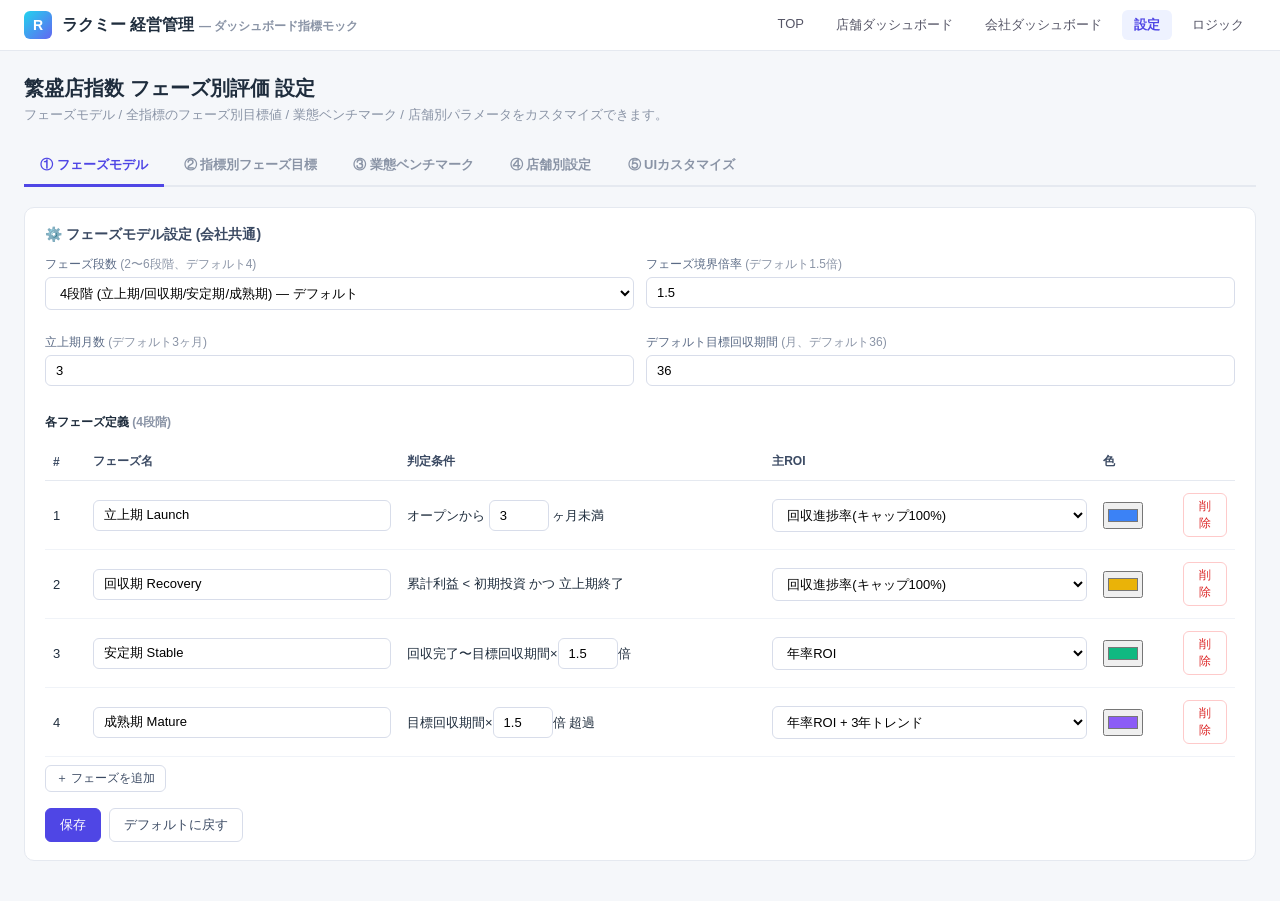
<file: settings.html>
<!doctype html>
<html lang="ja">
<head>
<meta charset="utf-8">
<meta name="viewport" content="width=device-width,initial-scale=1">
<title>設定 | フェーズ別ROIモック</title>
<link rel="stylesheet" href="assets/style.css">
</head>
<body>

<div class="topbar">
  <div class="brand">
    <span class="logo">R</span>
    <span>ラクミー 経営管理 <span class="muted small">— ダッシュボード指標モック</span></span>
  </div>
  <nav>
    <a href="index.html">TOP</a>
    <a href="shop-dashboard.html">店舗ダッシュボード</a>
    <a href="company-dashboard.html">会社ダッシュボード</a>
    <a href="settings.html" class="active">設定</a>
    <a href="logic-cheatsheet.html">ロジック</a>
  </nav>
</div>

<div class="page">

  <h1 class="page-title">繁盛店指数 フェーズ別評価 設定</h1>
  <p class="page-sub">フェーズモデル / 全指標のフェーズ別目標値 / 業態ベンチマーク / 店舗別パラメータをカスタマイズできます。</p>

  <div class="tabs">
    <a href="#phase" class="active" onclick="showTab(event,'tab-phase')">① フェーズモデル</a>
    <a href="#metrics" onclick="showTab(event,'tab-metrics')">② 指標別フェーズ目標</a>
    <a href="#benchmark" onclick="showTab(event,'tab-benchmark')">③ 業態ベンチマーク</a>
    <a href="#shop" onclick="showTab(event,'tab-shop')">④ 店舗別設定</a>
    <a href="#ui" onclick="showTab(event,'tab-ui')">⑤ UIカスタマイズ</a>
  </div>

  <!-- Tab 1: Phase model -->
  <div id="tab-phase">
    <div class="card">
      <h2>⚙️ フェーズモデル設定 (会社共通)</h2>

      <div class="grid grid-2">
        <label class="field">
          <span>フェーズ段数 <span class="muted">(2〜6段階、デフォルト4)</span></span>
          <select id="phase-count">
            <option value="2">2段階 (回収期/完了期)</option>
            <option value="3">3段階 (立上期/回収期/成熟期)</option>
            <option value="4" selected>4段階 (立上期/回収期/安定期/成熟期) — デフォルト</option>
            <option value="5">5段階 (立上期/急成長期/回収期/安定期/成熟期)</option>
            <option value="6">6段階 (5段階 + 衰退期)</option>
          </select>
        </label>
        <label class="field">
          <span>フェーズ境界倍率 <span class="muted">(デフォルト1.5倍)</span></span>
          <input type="number" id="boundary-ratio" value="1.5" step="0.1" min="1.0" max="3.0">
        </label>
        <label class="field">
          <span>立上期月数 <span class="muted">(デフォルト3ヶ月)</span></span>
          <input type="number" id="launch-months" value="3" min="0" max="12">
        </label>
        <label class="field">
          <span>デフォルト目標回収期間 <span class="muted">(月、デフォルト36)</span></span>
          <input type="number" id="default-payback" value="36" min="6" max="120">
        </label>
      </div>

      <h3 class="small mt-16">各フェーズ定義 <span class="muted">(4段階)</span></h3>
      <table class="data">
        <thead>
          <tr>
            <th style="width:40px">#</th>
            <th>フェーズ名</th>
            <th>判定条件</th>
            <th>主ROI</th>
            <th style="width:80px">色</th>
            <th style="width:60px"></th>
          </tr>
        </thead>
        <tbody id="phase-rows">
          <tr>
            <td>1</td>
            <td><input type="text" value="立上期 Launch"></td>
            <td>オープンから <input type="number" value="3" style="width:60px;display:inline"> ヶ月未満</td>
            <td>
              <select><option selected>回収進捗率(キャップ100%)</option><option>年率ROI</option><option>表示なし</option></select>
            </td>
            <td><input type="color" value="#3b82f6" style="width:40px;padding:2px"></td>
            <td><button class="btn btn-sm btn-danger">削除</button></td>
          </tr>
          <tr>
            <td>2</td>
            <td><input type="text" value="回収期 Recovery"></td>
            <td>累計利益 &lt; 初期投資 かつ 立上期終了</td>
            <td><select><option selected>回収進捗率(キャップ100%)</option><option>年率ROI</option></select></td>
            <td><input type="color" value="#eab308" style="width:40px;padding:2px"></td>
            <td><button class="btn btn-sm btn-danger">削除</button></td>
          </tr>
          <tr>
            <td>3</td>
            <td><input type="text" value="安定期 Stable"></td>
            <td>回収完了〜目標回収期間×<input type="number" value="1.5" step="0.1" style="width:60px;display:inline">倍</td>
            <td><select><option selected>年率ROI</option><option>回収倍率</option></select></td>
            <td><input type="color" value="#10b981" style="width:40px;padding:2px"></td>
            <td><button class="btn btn-sm btn-danger">削除</button></td>
          </tr>
          <tr>
            <td>4</td>
            <td><input type="text" value="成熟期 Mature"></td>
            <td>目標回収期間×<input type="number" value="1.5" step="0.1" style="width:60px;display:inline">倍 超過</td>
            <td><select><option selected>年率ROI + 3年トレンド</option><option>年率ROI</option></select></td>
            <td><input type="color" value="#8b5cf6" style="width:40px;padding:2px"></td>
            <td><button class="btn btn-sm btn-danger">削除</button></td>
          </tr>
        </tbody>
      </table>
      <div class="mt-8"><button class="btn btn-sm">＋ フェーズを追加</button></div>

      <div class="mt-16 flex">
        <button class="btn btn-primary">保存</button>
        <button class="btn">デフォルトに戻す</button>
      </div>
    </div>
  </div>

  <!-- Tab 2: Metrics per Phase -->
  <div id="tab-metrics" style="display:none">
    <div class="card">
      <h2>📊 指標別 フェーズ目標設定</h2>
      <p class="small muted">4つの繁盛店指数(坪月商/営業利益率/家賃比率/ROI)について、フェーズごとの目標値・評価方式を定義します。各目標値は「業態別ベンチマーク × フェーズ係数」で自動算出、または固定値で直接指定が可能です。</p>

      <div class="info-banner">
        <span>💡</span>
        <span>目標値は<strong>業態×フェーズ</strong>の2軸で決まり、さらに店舗別オーバーライド可能。例えば居酒屋の立上期の坪月商目標は「業態基準15万円 × 立上期係数0.6 = 9万円」になります。</span>
      </div>

      <!-- 坪月商 -->
      <div class="card" style="border-left:4px solid #3b82f6; margin-top:16px">
        <h3 style="font-size:14px;margin:0 0 8px">① 坪月商 (万円/坪/月)</h3>
        <div class="small muted mb-8">計算式: 売上税抜 ÷ 坪数 ÷ 営業月数</div>
        <table class="data">
          <thead>
            <tr><th>フェーズ</th><th>目標算出</th><th class="num">係数</th><th>評価区分</th><th>表示</th></tr>
          </thead>
          <tbody>
            <tr>
              <td><span class="phase-badge phase-launch">🔵 立上期</span></td>
              <td><select><option selected>業態基準×係数</option><option>固定値</option><option>評価対象外</option></select></td>
              <td class="num"><input type="number" value="0.6" step="0.1" style="width:70px"></td>
              <td>好調: ≥係数+20% / 標準: ±20% / 要改善: &lt;係数-20%</td>
              <td><input type="checkbox" checked> ダッシュ表示</td>
            </tr>
            <tr>
              <td><span class="phase-badge phase-recovery">🟡 回収期</span></td>
              <td><select><option selected>業態基準×係数</option></select></td>
              <td class="num"><input type="number" value="0.8" step="0.1" style="width:70px"></td>
              <td>±20%</td>
              <td><input type="checkbox" checked> ダッシュ表示</td>
            </tr>
            <tr>
              <td><span class="phase-badge phase-stable">🟢 安定期</span></td>
              <td><select><option selected>業態基準×係数</option></select></td>
              <td class="num"><input type="number" value="1.0" step="0.1" style="width:70px"></td>
              <td>±20%</td>
              <td><input type="checkbox" checked></td>
            </tr>
            <tr>
              <td><span class="phase-badge phase-mature">🟣 成熟期</span></td>
              <td><select><option selected>業態基準×係数</option></select></td>
              <td class="num"><input type="number" value="1.0" step="0.1" style="width:70px"></td>
              <td>±20%</td>
              <td><input type="checkbox" checked></td>
            </tr>
          </tbody>
        </table>
      </div>

      <!-- 営業利益率 -->
      <div class="card" style="border-left:4px solid #10b981; margin-top:12px">
        <h3 style="font-size:14px;margin:0 0 8px">② 営業利益率 (%)</h3>
        <div class="small muted mb-8">計算式: 営業利益 ÷ 売上税抜 × 100</div>
        <table class="data">
          <thead>
            <tr><th>フェーズ</th><th>目標算出</th><th class="num">係数</th><th>評価区分</th><th>表示</th></tr>
          </thead>
          <tbody>
            <tr>
              <td><span class="phase-badge phase-launch">🔵 立上期</span></td>
              <td><select><option selected>業態基準×係数</option></select></td>
              <td class="num"><input type="number" value="0.4" step="0.1" style="width:70px"></td>
              <td>赤字許容、業態基準の40%達成で標準</td>
              <td><input type="checkbox" checked></td>
            </tr>
            <tr>
              <td><span class="phase-badge phase-recovery">🟡 回収期</span></td>
              <td><select><option selected>業態基準×係数</option></select></td>
              <td class="num"><input type="number" value="0.7" step="0.1" style="width:70px"></td>
              <td>±15%</td>
              <td><input type="checkbox" checked></td>
            </tr>
            <tr>
              <td><span class="phase-badge phase-stable">🟢 安定期</span></td>
              <td><select><option selected>業態基準×係数</option></select></td>
              <td class="num"><input type="number" value="1.0" step="0.1" style="width:70px"></td>
              <td>±15%</td>
              <td><input type="checkbox" checked></td>
            </tr>
            <tr>
              <td><span class="phase-badge phase-mature">🟣 成熟期</span></td>
              <td><select><option selected>業態基準×係数</option></select></td>
              <td class="num"><input type="number" value="1.1" step="0.1" style="width:70px"></td>
              <td>±15% (成熟店は高めを期待)</td>
              <td><input type="checkbox" checked></td>
            </tr>
          </tbody>
        </table>
      </div>

      <!-- 家賃比率 -->
      <div class="card" style="border-left:4px solid #eab308; margin-top:12px">
        <h3 style="font-size:14px;margin:0 0 8px">③ 家賃比率 (%)</h3>
        <div class="small muted mb-8">計算式: 月次家賃 ÷ 売上税抜 × 100 (低いほど良い)</div>
        <table class="data">
          <thead>
            <tr><th>フェーズ</th><th>目標算出</th><th class="num">目標上限(%)</th><th>評価区分</th><th>表示</th></tr>
          </thead>
          <tbody>
            <tr>
              <td><span class="phase-badge phase-launch">🔵 立上期</span></td>
              <td><select><option selected>固定値</option><option>業態基準×係数</option></select></td>
              <td class="num"><input type="number" value="15" step="0.5" style="width:70px"></td>
              <td>オープン直後は売上低く高比率許容</td>
              <td><input type="checkbox" checked></td>
            </tr>
            <tr>
              <td><span class="phase-badge phase-recovery">🟡 回収期</span></td>
              <td><select><option selected>固定値</option></select></td>
              <td class="num"><input type="number" value="12" step="0.5" style="width:70px"></td>
              <td>超過で警告</td>
              <td><input type="checkbox" checked></td>
            </tr>
            <tr>
              <td><span class="phase-badge phase-stable">🟢 安定期</span></td>
              <td><select><option selected>固定値</option></select></td>
              <td class="num"><input type="number" value="10" step="0.5" style="width:70px"></td>
              <td>一般的な飲食店の適正値</td>
              <td><input type="checkbox" checked></td>
            </tr>
            <tr>
              <td><span class="phase-badge phase-mature">🟣 成熟期</span></td>
              <td><select><option selected>固定値</option></select></td>
              <td class="num"><input type="number" value="8" step="0.5" style="width:70px"></td>
              <td>成熟店は低比率が目標</td>
              <td><input type="checkbox" checked></td>
            </tr>
          </tbody>
        </table>
      </div>

      <!-- ROI -->
      <div class="card" style="border-left:4px solid #8b5cf6; margin-top:12px">
        <h3 style="font-size:14px;margin:0 0 8px">④ ROI <span class="badge-mini" style="background:#fef3c7;color:#92400e;">仕様持ち越し・非活性</span></h3>
        <div class="small muted mb-8">
          現仕様は<strong>月次利回り = 単月営業利益 ÷ 初期投資額 × 100</strong>。初期投資額=0 または 月次利回り>100% でアラート「初期投資額が設定されていないです」を発動。<br>
          フェーズ別ROI仕様(投資回収期間ベース)は持ち越し中。以下の設定は非活性(参考表示のみ)。
        </div>
        <table class="data">
          <thead>
            <tr><th>フェーズ</th><th>計算方式</th><th class="num">目標値</th><th>評価区分</th><th>上限キャップ</th></tr>
          </thead>
          <tbody>
            <tr>
              <td><span class="phase-badge phase-launch">🔵 立上期</span></td>
              <td><select><option selected>回収進捗率</option><option>非表示</option></select></td>
              <td class="num"><input type="number" value="5" style="width:70px">%</td>
              <td>立上期の進捗確認</td>
              <td>100%</td>
            </tr>
            <tr>
              <td><span class="phase-badge phase-recovery">🟡 回収期</span></td>
              <td><select><option selected>回収進捗率</option></select></td>
              <td class="num"><input type="number" value="50" style="width:70px">%</td>
              <td>目標回収期間の中間地点</td>
              <td>100%</td>
            </tr>
            <tr>
              <td><span class="phase-badge phase-stable">🟢 安定期</span></td>
              <td><select><option selected>年率ROI</option></select></td>
              <td class="num"><input type="number" value="25" style="width:70px">%</td>
              <td>投資効率の評価軸</td>
              <td>なし(異常値警告)</td>
            </tr>
            <tr>
              <td><span class="phase-badge phase-mature">🟣 成熟期</span></td>
              <td><select><option selected>年率ROI + 3年トレンド</option></select></td>
              <td class="num"><input type="number" value="20" style="width:70px">%</td>
              <td>投資効率 + 劣化傾向監視</td>
              <td>なし</td>
            </tr>
          </tbody>
        </table>
      </div>

      <div class="mt-16 flex">
        <button class="btn btn-primary">保存</button>
        <button class="btn">デフォルトに戻す</button>
      </div>
    </div>
  </div>

  <!-- Tab 3: Benchmark -->
  <div id="tab-benchmark" style="display:none">
    <div class="card">
      <h2>🏷️ 業態ベンチマーク</h2>
      <p class="small muted">デフォルト業態(7種)は初期提供。顧客独自の業態を追加登録できます。</p>

      <p class="small muted">各業態について<strong>4指標(坪月商/利益率/家賃比率/目安回収期間)</strong>のベンチマーク値を登録。指標別フェーズ目標タブで設定した係数と掛け合わせて各フェーズの目標値が決まります。</p>

      <table class="data">
        <thead>
          <tr>
            <th>業態コード</th>
            <th>業態名</th>
            <th class="num">坪月商<br>(万円)</th>
            <th class="num">営業利益率<br>(%)</th>
            <th class="num">家賃比率<br>(%目安)</th>
            <th class="num">回収期間<br>(月)</th>
            <th>提供元</th>
            <th style="width:60px"></th>
          </tr>
        </thead>
        <tbody>
          <tr><td>IZAKAYA</td><td>居酒屋</td><td class="num"><input type="number" value="15" style="width:70px"></td><td class="num"><input type="number" value="10" style="width:70px"></td><td class="num"><input type="number" value="10" style="width:70px"></td><td class="num"><input type="number" value="30" style="width:70px"></td><td class="muted">デフォルト</td><td><button class="btn btn-sm">複製</button></td></tr>
          <tr><td>DINING</td><td>ダイニング</td><td class="num"><input type="number" value="17.5" style="width:70px"></td><td class="num"><input type="number" value="12" style="width:70px"></td><td class="num"><input type="number" value="10" style="width:70px"></td><td class="num"><input type="number" value="36" style="width:70px"></td><td class="muted">デフォルト</td><td><button class="btn btn-sm">複製</button></td></tr>
          <tr><td>CAFE</td><td>カフェ</td><td class="num"><input type="number" value="12" style="width:70px"></td><td class="num"><input type="number" value="8" style="width:70px"></td><td class="num"><input type="number" value="12" style="width:70px"></td><td class="num"><input type="number" value="48" style="width:70px"></td><td class="muted">デフォルト</td><td><button class="btn btn-sm">複製</button></td></tr>
          <tr><td>RAMEN</td><td>ラーメン</td><td class="num"><input type="number" value="22" style="width:70px"></td><td class="num"><input type="number" value="15" style="width:70px"></td><td class="num"><input type="number" value="8" style="width:70px"></td><td class="num"><input type="number" value="24" style="width:70px"></td><td class="muted">デフォルト</td><td><button class="btn btn-sm">複製</button></td></tr>
          <tr><td>YAKINIKU</td><td>焼肉</td><td class="num"><input type="number" value="20" style="width:70px"></td><td class="num"><input type="number" value="14" style="width:70px"></td><td class="num"><input type="number" value="9" style="width:70px"></td><td class="num"><input type="number" value="30" style="width:70px"></td><td class="muted">デフォルト</td><td><button class="btn btn-sm">複製</button></td></tr>
          <tr><td>BAR</td><td>バー</td><td class="num"><input type="number" value="10" style="width:70px"></td><td class="num"><input type="number" value="20" style="width:70px"></td><td class="num"><input type="number" value="12" style="width:70px"></td><td class="num"><input type="number" value="36" style="width:70px"></td><td class="muted">デフォルト</td><td><button class="btn btn-sm">複製</button></td></tr>
          <tr><td>WASHOKU</td><td>和食</td><td class="num"><input type="number" value="18" style="width:70px"></td><td class="num"><input type="number" value="12" style="width:70px"></td><td class="num"><input type="number" value="10" style="width:70px"></td><td class="num"><input type="number" value="36" style="width:70px"></td><td class="muted">デフォルト</td><td><button class="btn btn-sm">複製</button></td></tr>
          <tr style="background:#fef9c3">
            <td><input type="text" value="BISTRO" style="width:90px"></td>
            <td><input type="text" value="ビストロ(カスタム)" style="width:160px"></td>
            <td class="num"><input type="number" value="16" style="width:70px"></td>
            <td class="num"><input type="number" value="11" style="width:70px"></td>
            <td class="num"><input type="number" value="10" style="width:70px"></td>
            <td class="num"><input type="number" value="40" style="width:70px"></td>
            <td><span class="badge-mini" style="background:#fde68a;color:#92400e">カスタム</span></td>
            <td><button class="btn btn-sm btn-danger">削除</button></td>
          </tr>
        </tbody>
      </table>

      <div class="mt-16 flex space-between">
        <button class="btn btn-sm">＋ カスタム業態を追加</button>
        <div class="flex">
          <button class="btn btn-primary">保存</button>
        </div>
      </div>

      <div class="info-banner mt-16">
        <span>💡</span>
        <span>業態坪月商は「売上予測方式=業界ベンチマーク」選択店舗の回収期間算出に使われます。また店舗画面の坪月商タイルの警告判定(±20%)にも利用されます。</span>
      </div>
    </div>
  </div>

  <!-- Tab 3: Shop-level -->
  <div id="tab-shop" style="display:none">
    <div class="card">
      <h2>🏪 店舗別 ROI設定</h2>
      <p class="small muted">店舗ごとに業態/初期投資/オープン日/目標回収期間/ROI算出方式/境界倍率オーバーライドを設定できます。</p>

      <table class="data">
        <thead>
          <tr>
            <th>店舗</th>
            <th>業態</th>
            <th class="num">初期投資</th>
            <th>オープン日</th>
            <th class="num">目標回収(月)</th>
            <th>ROI算出方式</th>
            <th class="num">境界倍率</th>
            <th>現在フェーズ</th>
          </tr>
        </thead>
        <tbody>
          <tr>
            <td>Antique Chic Brooch横浜店</td>
            <td><select><option>ダイニング</option><option>居酒屋</option><option>和食</option></select></td>
            <td class="num"><input type="number" value="50000000" style="width:110px"></td>
            <td><input type="date" value="2024-02-01" style="width:130px"></td>
            <td class="num"><input type="number" value="36" style="width:70px"></td>
            <td><select><option selected>①実績(直近3ヶ月)</option><option>①実績(直近6ヶ月)</option><option>②業界ベンチマーク</option><option>③予算</option></select></td>
            <td class="num"><input type="number" value="1.5" step="0.1" style="width:70px"></td>
            <td><span class="phase-badge phase-stable">🟢 安定期</span></td>
          </tr>
          <tr>
            <td>THE ATTACHMENT 渋谷店</td>
            <td><select><option>ダイニング</option></select></td>
            <td class="num"><input type="number" value="45000000" style="width:110px"></td>
            <td><input type="date" value="2018-05-15" style="width:130px"></td>
            <td class="num"><input type="number" value="36" style="width:70px"></td>
            <td><select><option selected>①実績(直近6ヶ月)</option></select></td>
            <td class="num"><input type="number" value="1.5" step="0.1" style="width:70px"></td>
            <td><span class="phase-badge phase-mature">🟣 成熟期</span></td>
          </tr>
          <tr>
            <td>あなたに会えて</td>
            <td><select><option>居酒屋</option><option>ダイニング</option></select></td>
            <td class="num"><input type="number" value="28000000" style="width:110px"></td>
            <td><input type="date" value="2026-03-01" style="width:130px"></td>
            <td class="num"><input type="number" value="30" style="width:70px"></td>
            <td><select><option selected>②業界ベンチマーク</option><option>③予算</option></select></td>
            <td class="num"><input type="number" value="1.5" step="0.1" style="width:70px"></td>
            <td><span class="phase-badge phase-launch">🔵 立上期</span></td>
          </tr>
          <tr>
            <td>Japan dining Mr.gentleman</td>
            <td><select><option>ダイニング</option></select></td>
            <td class="num"><input type="number" value="38000000" style="width:110px"></td>
            <td><input type="date" value="2022-08-20" style="width:130px"></td>
            <td class="num"><input type="number" value="36" style="width:70px"></td>
            <td><select><option selected>①実績(直近3ヶ月)</option></select></td>
            <td class="num"><input type="number" value="1.5" step="0.1" style="width:70px"></td>
            <td><span class="phase-badge phase-stable">🟢 安定期</span></td>
          </tr>
          <tr>
            <td>Mr.Gentleman Neo Japan Dining 西武新宿店</td>
            <td><select><option>ダイニング</option></select></td>
            <td class="num"><input type="number" value="40000000" style="width:110px"></td>
            <td><input type="date" value="2024-10-01" style="width:130px"></td>
            <td class="num"><input type="number" value="31" style="width:70px"></td>
            <td><select><option selected>①実績(直近3ヶ月)</option><option>③予算</option></select></td>
            <td class="num"><input type="number" value="1.8" step="0.1" style="width:70px"></td>
            <td><span class="phase-badge phase-recovery">🟡 回収期</span></td>
          </tr>
        </tbody>
      </table>
      <div class="mt-16 flex"><button class="btn btn-primary">保存</button></div>

      <div class="info-banner mt-16">
        <span>💡</span>
        <span>境界倍率は会社デフォルト(1.5)から店舗単位でオーバーライドできます。例: 回転率が高い小規模店は1.2、大型店は2.0など。</span>
      </div>
    </div>
  </div>

  <!-- Tab 5: UIカスタマイズ -->
  <div id="tab-ui" style="display:none">

    <div class="card">
      <h2>🎨 UIカスタマイズ (V89=店舗 / V69=会社 / V17=マッピング共通)</h2>
      <p class="small muted">繁盛店指数タイル/当月実績タイル/店舗詳細テーブル等の<strong>表示/非表示/順序/サイズ</strong>を顧客ごとに調整。さらに<strong>1次/2次/3次の合成指標</strong>からカスタム指標を作成できます。</p>

      <div class="info-banner">
        <span>💡</span>
        <span>スコープ継承: <strong>会社デフォルト → 店舗別オーバーライド → 個人ビュー</strong>。下位で明示設定された場合のみ上書き、未設定は上位を継承。</span>
      </div>
    </div>

    <!-- 指標階層エクスプローラ -->
    <div class="card">
      <h3 style="font-size:14px;margin:0 0 8px">📚 指標階層(1次 → 2次 → 3次)</h3>
      <p class="small muted mb-8">すべての指標は階層で整理。下位層は上位層を参照して計算される。カスタム指標作成時はこの階層を利用。</p>

      <div class="grid grid-3" style="gap:10px;">
        <!-- 1次 -->
        <div style="border:1px solid #e5e9f0;border-radius:10px;padding:12px 14px;">
          <div style="font-weight:700;color:#1e40af;margin-bottom:6px;">1次(Raw) <span class="badge-mini">生データ</span></div>
          <div class="small muted mb-8">POS/会計/マスタから直接取得</div>
          <table class="data" style="font-size:12px;">
            <tbody>
              <tr><td>sales</td><td>売上(税抜)</td></tr>
              <tr><td>operating_profit</td><td>営業利益</td></tr>
              <tr><td>food_cost</td><td>食材原価</td></tr>
              <tr><td>labor_cost</td><td>人件費</td></tr>
              <tr><td>rent</td><td>家賃</td></tr>
              <tr><td>initial_invest</td><td>初期投資額</td></tr>
              <tr><td>tsubo</td><td>坪数</td></tr>
              <tr><td>customers</td><td>客数</td></tr>
              <tr><td>avg_price</td><td>客単価</td></tr>
              <tr><td>months_opened</td><td>オープン経過月数</td></tr>
            </tbody>
          </table>
        </div>

        <!-- 2次 -->
        <div style="border:1px solid #e5e9f0;border-radius:10px;padding:12px 14px;">
          <div style="font-weight:700;color:#a16207;margin-bottom:6px;">2次(Ratio) <span class="badge-mini">比率・差分</span></div>
          <div class="small muted mb-8">1次の演算で算出</div>
          <table class="data" style="font-size:12px;">
            <tbody>
              <tr><td>tsubo_sales</td><td>sales ÷ tsubo ÷ 月数</td></tr>
              <tr><td>profit_rate</td><td>operating_profit ÷ sales × 100</td></tr>
              <tr><td>rent_rate</td><td>rent ÷ sales × 100</td></tr>
              <tr><td>food_rate(F)</td><td>food_cost ÷ sales × 100</td></tr>
              <tr><td>labor_rate(L)</td><td>labor_cost ÷ sales × 100</td></tr>
              <tr><td>fl_rate</td><td>F + L</td></tr>
              <tr><td>simple_roi</td><td>operating_profit × 12 ÷ initial_invest × 100</td></tr>
              <tr><td>cumulative_profit</td><td>Σoperating_profit (オープン〜現在)</td></tr>
              <tr><td>payback_progress</td><td>cumulative_profit ÷ initial_invest × 100</td></tr>
            </tbody>
          </table>
        </div>

        <!-- 3次 -->
        <div style="border:1px solid #e5e9f0;border-radius:10px;padding:12px 14px;">
          <div style="font-weight:700;color:#6d28d9;margin-bottom:6px;">3次(Composite) <span class="badge-mini">合成指標</span></div>
          <div class="small muted mb-8">2次を合成+フェーズ分岐で高度化</div>
          <table class="data" style="font-size:12px;">
            <tbody>
              <tr><td>phase_roi</td><td>フェーズで計算方式切替 (進捗/年率)</td></tr>
              <tr><td>target_achievement</td><td>実績 ÷ (業態基準×フェーズ係数)</td></tr>
              <tr><td>weighted_company_roi</td><td>Σ各店利益 ÷ Σ各店投資 × 100</td></tr>
              <tr><td>phase_classification</td><td>立上/回収/安定/成熟 判定結果</td></tr>
              <tr><td>residual_payback_months</td><td>(投資-累計利益) ÷ 直近3ヶ月平均利益</td></tr>
              <tr><td>benchmark_score</td><td>業態×フェーズ×4指標平均達成率 </td></tr>
              <tr><td><em>custom_xxx</em></td><td>顧客定義のカスタム指標</td></tr>
            </tbody>
          </table>
        </div>
      </div>

      <div class="info-banner mt-16">
        <span>📖</span>
        <span>詳細な計算式は <a href="logic-cheatsheet.html">ロジック可視化ページ</a> を参照。</span>
      </div>
    </div>

    <!-- タイル構成エディタ -->
    <div class="card">
      <h3 style="font-size:14px;margin:0 0 8px">🧩 タイル構成エディタ</h3>
      <p class="small muted mb-8">各ダッシュボード(店舗/会社)で表示するタイルを選択・並び替え。ドラッグで順序変更(モック)。</p>

      <div class="grid grid-2" style="gap:16px;">

        <!-- 店舗ダッシュボード -->
        <div>
          <h4 style="font-size:13px;margin:0 0 8px">🏪 店舗ダッシュボード (V89)</h4>
          <div style="border:1px dashed #d8ddea;border-radius:8px;padding:10px;background:#fafbfd;">
            <div style="display:grid;grid-template-columns:auto 1fr 80px 60px 60px 60px;gap:6px;align-items:center;font-size:12px;">
              <div class="muted small">#</div>
              <div class="muted small">タイル名(指標階層)</div>
              <div class="muted small">サイズ</div>
              <div class="muted small">表示</div>
              <div class="muted small">順序</div>
              <div class="muted small">フェーズ別</div>

              <div>1</div><div>フェーズ別ROIヒーロー <span class="badge-mini">3次</span></div>
                <div><select style="font-size:11px"><option>大</option><option>中</option></select></div>
                <div><input type="checkbox" checked></div><div><input type="number" value="1" style="width:40px;font-size:11px"></div><div><input type="checkbox" checked></div>

              <div>2</div><div>坪月商 <span class="badge-mini">2次</span></div>
                <div><select style="font-size:11px"><option>中</option></select></div>
                <div><input type="checkbox" checked></div><div><input type="number" value="2" style="width:40px;font-size:11px"></div><div><input type="checkbox" checked></div>

              <div>3</div><div>営業利益率 <span class="badge-mini">2次</span></div>
                <div><select style="font-size:11px"><option>中</option></select></div>
                <div><input type="checkbox" checked></div><div><input type="number" value="3" style="width:40px;font-size:11px"></div><div><input type="checkbox" checked></div>

              <div>4</div><div>家賃比率 <span class="badge-mini">2次</span></div>
                <div><select style="font-size:11px"><option>中</option></select></div>
                <div><input type="checkbox" checked></div><div><input type="number" value="4" style="width:40px;font-size:11px"></div><div><input type="checkbox" checked></div>

              <div>5</div><div>ROI <span class="badge-mini">3次</span></div>
                <div><select style="font-size:11px"><option>中</option></select></div>
                <div><input type="checkbox" checked></div><div><input type="number" value="5" style="width:40px;font-size:11px"></div><div><input type="checkbox" checked></div>

              <div>6</div><div>フェーズ遷移履歴 <span class="badge-mini">3次</span></div>
                <div><select style="font-size:11px"><option>大</option></select></div>
                <div><input type="checkbox" checked></div><div><input type="number" value="6" style="width:40px;font-size:11px"></div><div>—</div>

              <div>7</div><div>当月実績(営業利益/売上/FD/人件費/FL)<span class="badge-mini">1次+2次</span></div>
                <div><select style="font-size:11px"><option>大</option></select></div>
                <div><input type="checkbox" checked></div><div><input type="number" value="7" style="width:40px;font-size:11px"></div><div>—</div>

              <div>8</div><div>予実カレンダー <span class="badge-mini">1次</span></div>
                <div><select style="font-size:11px"><option>大</option></select></div>
                <div><input type="checkbox" checked></div><div><input type="number" value="8" style="width:40px;font-size:11px"></div><div>—</div>

              <div>+</div><div colspan="5"><button class="btn btn-sm">＋ カスタムタイル追加</button></div>
            </div>
          </div>
        </div>

        <!-- 会社ダッシュボード -->
        <div>
          <h4 style="font-size:13px;margin:0 0 8px">🏢 会社ダッシュボード (V69)</h4>
          <div style="border:1px dashed #d8ddea;border-radius:8px;padding:10px;background:#fafbfd;">
            <div style="display:grid;grid-template-columns:auto 1fr 80px 60px 60px 60px;gap:6px;align-items:center;font-size:12px;">
              <div class="muted small">#</div>
              <div class="muted small">タイル名(指標階層)</div>
              <div class="muted small">サイズ</div>
              <div class="muted small">表示</div>
              <div class="muted small">順序</div>
              <div class="muted small">加重</div>

              <div>1</div><div>繁盛店指数(4タイル加重平均) <span class="badge-mini">3次</span></div>
                <div><select style="font-size:11px"><option>大</option></select></div>
                <div><input type="checkbox" checked></div><div><input type="number" value="1" style="width:40px;font-size:11px"></div><div><input type="checkbox" checked></div>

              <div>2</div><div>フェーズ別店舗数構成バー <span class="badge-mini">3次</span></div>
                <div><select style="font-size:11px"><option>大</option></select></div>
                <div><input type="checkbox" checked></div><div><input type="number" value="2" style="width:40px;font-size:11px"></div><div>—</div>

              <div>3</div><div>当月実績(全店合計) <span class="badge-mini">1次</span></div>
                <div><select style="font-size:11px"><option>大</option></select></div>
                <div><input type="checkbox" checked></div><div><input type="number" value="3" style="width:40px;font-size:11px"></div><div>—</div>

              <div>4</div><div>店舗詳細(4ビュー切替) <span class="badge-mini">3次</span></div>
                <div><select style="font-size:11px"><option>大</option></select></div>
                <div><input type="checkbox" checked></div><div><input type="number" value="4" style="width:40px;font-size:11px"></div><div>—</div>

              <div>+</div><div colspan="5"><button class="btn btn-sm">＋ カスタムタイル追加</button></div>
            </div>
          </div>
        </div>
      </div>
    </div>

    <!-- カスタム指標ビルダー -->
    <div class="card">
      <h3 style="font-size:14px;margin:0 0 8px">🔬 カスタム指標ビルダー (3次指標の作成)</h3>
      <p class="small muted mb-8">既存の1次/2次指標を組み合わせて顧客独自のタイルを作成。式はシンプルな四則演算+組み込み関数で記述。</p>

      <div class="grid grid-2" style="gap:16px;">
        <div>
          <label class="field">
            <span>指標コード(英数字)</span>
            <input type="text" value="custom_efficiency_score">
          </label>
          <label class="field">
            <span>表示名</span>
            <input type="text" value="運営効率スコア">
          </label>
          <label class="field">
            <span>単位</span>
            <input type="text" value="点">
          </label>
          <label class="field">
            <span>算出式(1次/2次の指標コードで記述)</span>
            <textarea rows="3" style="width:100%;padding:7px 10px;border:1px solid #d8ddea;border-radius:6px;font-size:13px;font-family:ui-monospace,monospace;">(profit_rate / 12 * 100) + (tsubo_sales / 17.5 * 50) - (rent_rate - 10) * 5</textarea>
          </label>
          <label class="field">
            <span>フェーズ別目標</span>
            <input type="text" value="立上30 / 回収50 / 安定70 / 成熟80">
          </label>
          <label class="field">
            <span>評価方式</span>
            <select>
              <option>高いほど良い(上限なし)</option>
              <option>高いほど良い(100キャップ)</option>
              <option>低いほど良い</option>
              <option>範囲内が良い(min-max指定)</option>
            </select>
          </label>
        </div>

        <div>
          <div class="small muted mb-8">プレビュー</div>
          <div class="tile" style="border-top:3px solid #10b981">
            <div class="lbl">運営効率スコア <span class="badge-mini">カスタム3次</span></div>
            <div class="val">72.5 <span class="small muted">点</span></div>
            <div class="small up">安定期目標70+ 達成</div>
            <div class="progress mt-8" style="height:6px;"><div class="bar" style="width:90%;"></div></div>
            <div class="small muted mt-8" style="font-size:10px;">
              立上:30 / 回収:50 / 安定:70 / 成熟:80
            </div>
          </div>

          <div class="mt-16 small muted">式評価結果(サンプル):</div>
          <div class="formula" style="font-size:11px;line-height:1.5;padding:10px 12px;">
<span class="c"># profit_rate=28.5, tsubo_sales=22.3, rent_rate=10.7</span>
= (28.5 / 12 * 100) + (22.3 / 17.5 * 50) - (10.7 - 10) * 5
= 237.5 + 63.7 - 3.5
= <span class="n">297.7</span>  (× 正規化係数で 72.5点表示)
</div>
        </div>
      </div>

      <div class="mt-16 flex">
        <button class="btn btn-primary">カスタム指標を保存</button>
        <button class="btn">式のテスト実行</button>
      </div>
    </div>

    <!-- プリセット管理 -->
    <div class="card">
      <h3 style="font-size:14px;margin:0 0 8px">📦 プリセット管理</h3>
      <p class="small muted mb-8">業態/フェーズ/顧客規模ごとの<strong>タイル構成テンプレート</strong>。1クリックで構成適用。</p>

      <table class="data">
        <thead>
          <tr><th>プリセット名</th><th>対象</th><th>タイル数</th><th>カスタム指標</th><th>使用店舗</th><th></th></tr>
        </thead>
        <tbody>
          <tr>
            <td>標準(デフォルト)</td><td>全業態共通</td><td class="num">8</td><td class="num">0</td><td class="num">12店</td>
            <td><button class="btn btn-sm">適用</button></td>
          </tr>
          <tr>
            <td>成熟期向け</td><td>成熟期店舗</td><td class="num">6</td><td class="num">1(劣化トレンド)</td><td class="num">3店</td>
            <td><button class="btn btn-sm">適用</button></td>
          </tr>
          <tr>
            <td>立上期向け</td><td>立上期店舗</td><td class="num">5</td><td class="num">1(回収進捗強調)</td><td class="num">2店</td>
            <td><button class="btn btn-sm">適用</button></td>
          </tr>
          <tr>
            <td>ダイニング業態向け</td><td>業態=ダイニング</td><td class="num">9</td><td class="num">2(単価/客数強調)</td><td class="num">7店</td>
            <td><button class="btn btn-sm">適用</button></td>
          </tr>
          <tr style="background:#fef9c3">
            <td><input type="text" value="顧客独自A" style="width:140px;font-size:12px"></td>
            <td><input type="text" value="オーナー特定店のみ" style="width:180px;font-size:12px"></td>
            <td class="num"><input type="number" value="10" style="width:60px;font-size:12px"></td>
            <td class="num"><input type="number" value="3" style="width:60px;font-size:12px"></td>
            <td class="num">—</td>
            <td><button class="btn btn-sm">保存</button></td>
          </tr>
        </tbody>
      </table>

      <div class="mt-16 flex">
        <button class="btn btn-sm">＋ 新規プリセット</button>
        <button class="btn btn-sm">プリセットをエクスポート(JSON)</button>
        <button class="btn btn-sm">プリセットをインポート</button>
      </div>
    </div>

    <!-- スコープ継承 -->
    <div class="card">
      <h3 style="font-size:14px;margin:0 0 8px">🌳 スコープ継承ルール</h3>
      <div class="formula">
<span class="c"># 適用優先順位(上から下へ、下位で未設定なら上位を継承)</span>
<span class="k">会社デフォルト設定</span>
  └─ <span class="k">業態別プリセット</span>(業態コードでマッチ)
       └─ <span class="k">フェーズ別プリセット</span>(現在フェーズでマッチ)
            └─ <span class="k">店舗個別オーバーライド</span>(店舗マスタで明示設定)
                 └─ <span class="k">個人ビュー</span>(ユーザー個人の表示設定、任意)

<span class="c"># 設定解決例:</span>
店舗「Antique Chic Brooch横浜店(ダイニング/安定期)」のタイル構成
  1. 会社デフォルト → タイル8個
  2. ダイニング業態プリセット上書き → タイル9個
  3. 安定期プリセット上書き → 「劣化トレンド」タイル非表示
  4. 店舗個別 → 「加重ROI」タイル追加
  → 最終: タイル9個表示
</div>
    </div>

    <!-- プレビュー導線 -->
    <div class="card">
      <h3 style="font-size:14px;margin:0 0 8px">👀 プレビュー</h3>
      <p class="small muted mb-8">設定を適用した状態のダッシュボードを確認できます。</p>
      <div class="flex">
        <a href="shop-dashboard.html?preview=1" class="btn" target="_blank">🏪 店舗ダッシュボード プレビュー</a>
        <a href="company-dashboard.html?preview=1" class="btn" target="_blank">🏢 会社ダッシュボード プレビュー</a>
        <button class="btn btn-primary" style="margin-left:auto;">設定を保存</button>
      </div>
    </div>

  </div>

</div>

<script>
function showTab(e, id) {
  e.preventDefault();
  ['tab-phase','tab-metrics','tab-benchmark','tab-shop','tab-ui'].forEach(i => document.getElementById(i).style.display = (i === id ? '' : 'none'));
  document.querySelectorAll('.tabs > a').forEach(a => a.classList.remove('active'));
  e.target.classList.add('active');
}
</script>

</body>
</html>
</file>
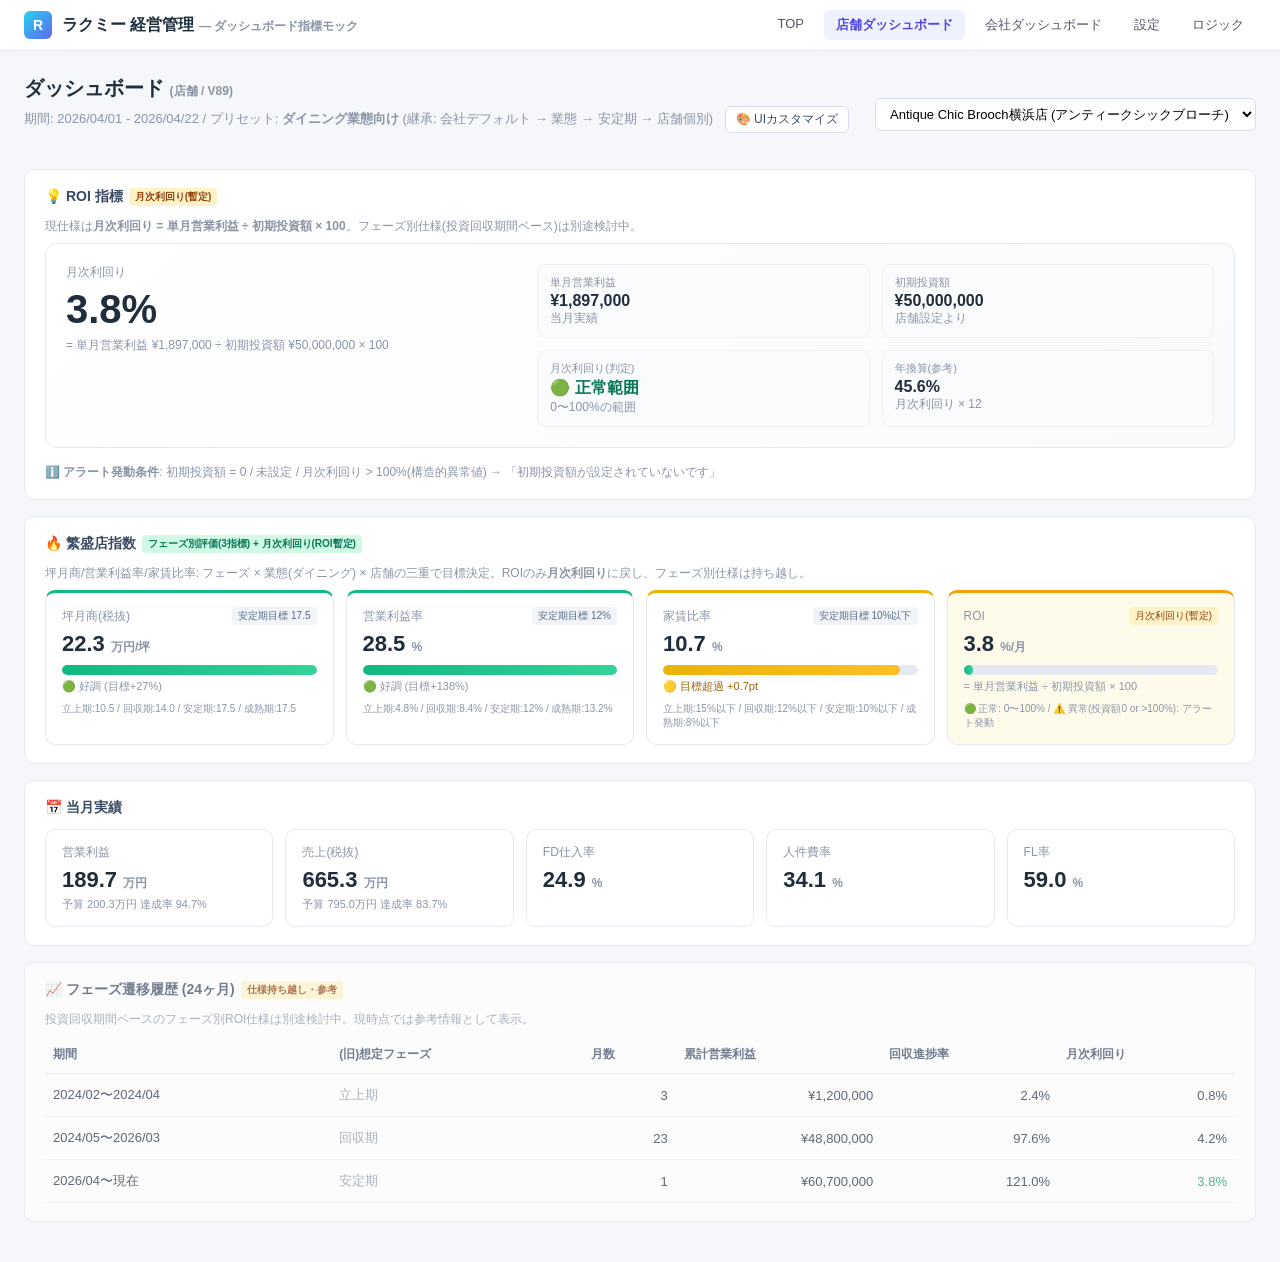
<file: shop-dashboard.html>
<!doctype html>
<html lang="ja">
<head>
<meta charset="utf-8">
<meta name="viewport" content="width=device-width,initial-scale=1">
<title>店舗ダッシュボード | フェーズ別ROIモック</title>
<link rel="stylesheet" href="assets/style.css">
</head>
<body>

<div class="topbar">
  <div class="brand">
    <span class="logo">R</span>
    <span>ラクミー 経営管理 <span class="muted small">— ダッシュボード指標モック</span></span>
  </div>
  <nav>
    <a href="index.html">TOP</a>
    <a href="shop-dashboard.html" class="active">店舗ダッシュボード</a>
    <a href="company-dashboard.html">会社ダッシュボード</a>
    <a href="settings.html">設定</a>
    <a href="logic-cheatsheet.html">ロジック</a>
  </nav>
</div>

<div class="page">

  <div class="flex space-between mb-16">
    <div>
      <h1 class="page-title">ダッシュボード <span class="muted small">(店舗 / V89)</span></h1>
      <p class="page-sub">期間: 2026/04/01 - 2026/04/22 / プリセット: <strong>ダイニング業態向け</strong> <span class="muted">(継承: 会社デフォルト → 業態 → 安定期 → 店舗個別)</span> <a href="settings.html#ui" class="btn btn-sm" style="margin-left:8px">🎨 UIカスタマイズ</a></p>
    </div>
    <div class="flex">
      <select id="shop-selector" style="width:auto; min-width:280px;">
        <option value="1">Antique Chic Brooch横浜店 (アンティークシックブローチ)</option>
        <option value="2">THE ATTACHMENT 渋谷店</option>
        <option value="3">Japan dining Mr.gentleman</option>
        <option value="4">あなたに会えて (新規オープン)</option>
        <option value="5">Mr.Gentleman Neo Japan Dining 西武新宿店</option>
      </select>
    </div>
  </div>

  <!-- ROI: 月次利回り(暫定仕様。フェーズ別仕様は持ち越し) -->
  <div class="card" id="roi-hero-card">
    <h2>💡 ROI 指標 <span class="badge-mini" style="background:#fef3c7;color:#92400e;">月次利回り(暫定)</span></h2>
    <p class="small muted mb-8">現仕様は<strong>月次利回り = 単月営業利益 ÷ 初期投資額 × 100</strong>。フェーズ別仕様(投資回収期間ベース)は別途検討中。</p>

    <div class="roi-hero">
      <!-- Left: main value -->
      <div>
        <div class="lbl" id="roi-label">月次利回り</div>
        <div class="main-val" id="roi-value">3.8%</div>
        <div class="muted small" id="roi-formula-note">= 単月営業利益 ¥1,897,000 ÷ 初期投資額 ¥50,000,000 × 100</div>

        <!-- アラート表示エリア(条件を満たすときのみ表示) -->
        <div id="roi-alert" class="warn-banner mt-16" style="display:none">
          <span>⚠️</span>
          <span id="roi-alert-text">初期投資額が設定されていないです</span>
        </div>
      </div>

      <!-- Right: sub grid -->
      <div>
        <div class="sub-grid">
          <div class="sub-item">
            <div class="lbl-s">単月営業利益</div>
            <div class="val-s" id="monthly-profit">¥1,897,000</div>
            <div class="small muted">当月実績</div>
          </div>
          <div class="sub-item">
            <div class="lbl-s">初期投資額</div>
            <div class="val-s" id="initial-invest">¥50,000,000</div>
            <div class="small muted">店舗設定より</div>
          </div>
          <div class="sub-item">
            <div class="lbl-s">月次利回り(判定)</div>
            <div class="val-s" id="roi-status">🟢 正常範囲</div>
            <div class="small muted">0〜100%の範囲</div>
          </div>
          <div class="sub-item">
            <div class="lbl-s">年換算(参考)</div>
            <div class="val-s" id="annual-reference">45.6%</div>
            <div class="small muted">月次利回り × 12</div>
          </div>
        </div>
      </div>
    </div>

    <div class="mt-16 small muted">
      ℹ️ <strong>アラート発動条件</strong>: 初期投資額 = 0 / 未設定 / 月次利回り > 100%(構造的異常値) → 「初期投資額が設定されていないです」
    </div>
  </div>

  <!-- Phase-aware metrics (ROIのみ月次利回りに戻し、他3指標はフェーズ別のまま) -->
  <div class="card">
    <h2>🔥 繁盛店指数 <span class="badge-mini" style="background:#d1fae5;color:#047857;">フェーズ別評価(3指標) + 月次利回り(ROI暫定)</span></h2>
    <p class="small muted mb-8">坪月商/営業利益率/家賃比率: フェーズ × 業態(ダイニング) × 店舗の三重で目標決定。ROIのみ<strong>月次利回り</strong>に戻し、フェーズ別仕様は持ち越し。</p>
    <div class="grid grid-4">
      <!-- 坪月商 -->
      <div class="tile" style="border-top:3px solid #10b981">
        <div class="lbl">坪月商(税抜) <span class="badge-mini">安定期目標 17.5</span></div>
        <div class="val">22.3 <span class="small muted">万円/坪</span></div>
        <div class="progress mt-8"><div class="bar" style="width:100%; background:linear-gradient(90deg,#10b981,#34d399)"></div></div>
        <div class="sub"><span class="up">🟢 好調 (目標+27%)</span></div>
        <div class="small muted mt-8" style="font-size:10px">
          立上期:10.5 / 回収期:14.0 / 安定期:17.5 / 成熟期:17.5
        </div>
      </div>
      <!-- 営業利益率 -->
      <div class="tile" style="border-top:3px solid #10b981">
        <div class="lbl">営業利益率 <span class="badge-mini">安定期目標 12%</span></div>
        <div class="val">28.5 <span class="small muted">%</span></div>
        <div class="progress mt-8"><div class="bar" style="width:100%; background:linear-gradient(90deg,#10b981,#34d399)"></div></div>
        <div class="sub"><span class="up">🟢 好調 (目標+138%)</span></div>
        <div class="small muted mt-8" style="font-size:10px">
          立上期:4.8% / 回収期:8.4% / 安定期:12% / 成熟期:13.2%
        </div>
      </div>
      <!-- 家賃比率 -->
      <div class="tile" style="border-top:3px solid #eab308">
        <div class="lbl">家賃比率 <span class="badge-mini">安定期目標 10%以下</span></div>
        <div class="val">10.7 <span class="small muted">%</span></div>
        <div class="progress mt-8"><div class="bar" style="width:93%; background:linear-gradient(90deg,#eab308,#fbbf24)"></div></div>
        <div class="sub"><span style="color:#a16207">🟡 目標超過 +0.7pt</span></div>
        <div class="small muted mt-8" style="font-size:10px">
          立上期:15%以下 / 回収期:12%以下 / 安定期:10%以下 / 成熟期:8%以下
        </div>
      </div>
      <!-- ROI: 月次利回り(暫定) -->
      <div class="tile" style="border-top:3px solid #f59e0b; background:#fffbeb;">
        <div class="lbl">ROI <span class="badge-mini" style="background:#fef3c7;color:#92400e;">月次利回り(暫定)</span></div>
        <div class="val">3.8 <span class="small muted">%/月</span></div>
        <div class="progress mt-8"><div class="bar" style="width:3.8%; background:linear-gradient(90deg,#10b981,#34d399)"></div></div>
        <div class="sub small muted">= 単月営業利益 ÷ 初期投資額 × 100</div>
        <div class="small muted mt-8" style="font-size:10px">
          🟢 正常: 0〜100% / ⚠️ 異常(投資額0 or >100%): アラート発動
        </div>
      </div>
    </div>
  </div>

  <!-- Monthly actual (unchanged) -->
  <div class="card">
    <h2>📅 当月実績</h2>
    <div class="grid grid-5">
      <div class="tile">
        <div class="lbl">営業利益</div>
        <div class="val">189.7 <span class="small muted">万円</span></div>
        <div class="sub">予算 200.3万円 <span class="down">達成率 94.7%</span></div>
      </div>
      <div class="tile">
        <div class="lbl">売上(税抜)</div>
        <div class="val">665.3 <span class="small muted">万円</span></div>
        <div class="sub">予算 795.0万円 <span class="down">達成率 83.7%</span></div>
      </div>
      <div class="tile">
        <div class="lbl">FD仕入率</div>
        <div class="val">24.9 <span class="small muted">%</span></div>
      </div>
      <div class="tile">
        <div class="lbl">人件費率</div>
        <div class="val">34.1 <span class="small muted">%</span></div>
      </div>
      <div class="tile">
        <div class="lbl">FL率</div>
        <div class="val">59.0 <span class="small muted">%</span></div>
      </div>
    </div>
  </div>

  <!-- フェーズ遷移履歴カード: 持ち越しのため参考表示に -->
  <div class="card" style="opacity:0.7">
    <h2>📈 フェーズ遷移履歴 (24ヶ月) <span class="badge-mini" style="background:#fef3c7;color:#92400e;">仕様持ち越し・参考</span></h2>
    <div class="small muted mb-8">投資回収期間ベースのフェーズ別ROI仕様は別途検討中。現時点では参考情報として表示。</div>
    <table class="data">
      <thead>
        <tr>
          <th>期間</th><th>(旧)想定フェーズ</th><th class="num">月数</th><th class="num">累計営業利益</th><th class="num">回収進捗率</th><th class="num">月次利回り</th>
        </tr>
      </thead>
      <tbody>
        <tr><td>2024/02〜2024/04</td><td class="muted">立上期</td><td class="num">3</td><td class="num">¥1,200,000</td><td class="num">2.4%</td><td class="num">0.8%</td></tr>
        <tr><td>2024/05〜2026/03</td><td class="muted">回収期</td><td class="num">23</td><td class="num">¥48,800,000</td><td class="num">97.6%</td><td class="num">4.2%</td></tr>
        <tr><td>2026/04〜現在</td><td class="muted">安定期</td><td class="num">1</td><td class="num">¥60,700,000</td><td class="num">121.0%</td><td class="num up">3.8%</td></tr>
      </tbody>
    </table>
  </div>

</div>

<script>
  // Mock: 店舗切替デモ(月次利回り + アラート条件)
  // フェーズ別仕様は持ち越し。現仕様 = シンプルな月次利回り。
  const shopData = {
    "1": { // 正常: 大型投資で月次3.8%
      monthlyProfit: "¥1,897,000", initialInvest: "¥50,000,000",
      monthlyRoi: 3.8, alertType: "none"
    },
    "2": { // 正常: 成熟店
      monthlyProfit: "¥3,200,000", initialInvest: "¥45,000,000",
      monthlyRoi: 7.1, alertType: "none"
    },
    "3": { // 正常
      monthlyProfit: "¥2,100,000", initialInvest: "¥38,000,000",
      monthlyRoi: 5.5, alertType: "none"
    },
    "4": { // 異常: 初期投資額未設定(0)
      monthlyProfit: "¥200,000", initialInvest: "¥0 (未設定)",
      monthlyRoi: null, alertType: "zero_invest"
    },
    "5": { // 異常: 月次100%超え(構造エラー)
      monthlyProfit: "¥3,500,000", initialInvest: "¥2,000,000",
      monthlyRoi: 175.0, alertType: "over_100"
    }
  };

  function renderRoi(d) {
    const elRoi = document.getElementById('roi-value');
    const elNote = document.getElementById('roi-formula-note');
    const elProfit = document.getElementById('monthly-profit');
    const elInvest = document.getElementById('initial-invest');
    const elStatus = document.getElementById('roi-status');
    const elAnnual = document.getElementById('annual-reference');
    const elAlert = document.getElementById('roi-alert');

    elProfit.textContent = d.monthlyProfit;
    elInvest.textContent = d.initialInvest;

    if (d.alertType === "zero_invest") {
      elRoi.textContent = "—";
      elNote.textContent = "計算不可(初期投資額 = 0 または未設定)";
      elStatus.innerHTML = '⚠️ <span style="color:#b91c1c">異常</span>';
      elAnnual.textContent = "—";
      elAlert.style.display = "";
    } else if (d.alertType === "over_100") {
      elRoi.textContent = d.monthlyRoi.toFixed(1) + "%";
      elRoi.style.color = "#b91c1c";
      elNote.textContent = "= 単月営業利益 ÷ 初期投資額 × 100(構造的異常値)";
      elStatus.innerHTML = '⚠️ <span style="color:#b91c1c">異常(100%超え)</span>';
      elAnnual.textContent = (d.monthlyRoi * 12).toFixed(1) + "% (参考)";
      elAlert.style.display = "";
    } else {
      elRoi.textContent = d.monthlyRoi.toFixed(1) + "%";
      elRoi.style.color = "";
      elNote.textContent = "= 単月営業利益 " + d.monthlyProfit + " ÷ 初期投資額 " + d.initialInvest + " × 100";
      elStatus.innerHTML = '🟢 <span style="color:#047857">正常範囲</span>';
      elAnnual.textContent = (d.monthlyRoi * 12).toFixed(1) + "%";
      elAlert.style.display = "none";
    }
  }

  // 初期表示(店舗1)
  renderRoi(shopData["1"]);

  document.getElementById('shop-selector').addEventListener('change', (e) => {
    const d = shopData[e.target.value];
    renderRoi(d);
  });
</script>

</body>
</html>
</file>
<file: assets/style.css>
* { box-sizing: border-box; }
body {
  font-family: -apple-system, BlinkMacSystemFont, "Hiragino Sans", "Segoe UI", sans-serif;
  margin: 0;
  background: #f5f7fa;
  color: #1f2d3d;
}
.topbar {
  background: #fff;
  border-bottom: 1px solid #e5e9f0;
  padding: 10px 24px;
  display: flex;
  align-items: center;
  justify-content: space-between;
  position: sticky;
  top: 0;
  z-index: 10;
}
.topbar .brand {
  display: flex;
  align-items: center;
  gap: 10px;
  font-weight: 700;
}
.topbar .brand .logo {
  width: 28px; height: 28px;
  background: linear-gradient(135deg,#22d3ee,#6366f1);
  border-radius: 6px;
  display: inline-flex; align-items: center; justify-content: center;
  color: #fff; font-size: 14px;
}
.topbar nav { display: flex; gap: 8px; }
.topbar nav a {
  padding: 6px 12px; border-radius: 6px;
  text-decoration: none; color: #556; font-size: 13px;
}
.topbar nav a.active { background: #eef2ff; color: #4f46e5; font-weight: 600; }
.topbar nav a:hover { background: #f0f2f7; }

.page { max-width: 1280px; margin: 0 auto; padding: 24px; }
.page-title { font-size: 20px; font-weight: 700; margin: 0 0 4px; }
.page-sub { color: #8a94a6; font-size: 13px; margin: 0 0 20px; }

.card {
  background: #fff;
  border: 1px solid #e5e9f0;
  border-radius: 10px;
  padding: 18px 20px;
  margin-bottom: 16px;
}
.card h2 { font-size: 14px; margin: 0 0 12px; color: #3b4a63; display: flex; align-items: center; gap: 6px; }
.card h2 .ico { color: #10b981; }

.grid { display: grid; gap: 12px; }
.grid-5 { grid-template-columns: repeat(5, 1fr); }
.grid-4 { grid-template-columns: repeat(4, 1fr); }
.grid-3 { grid-template-columns: repeat(3, 1fr); }
.grid-2 { grid-template-columns: repeat(2, 1fr); }

.tile {
  background: #fff;
  border: 1px solid #e5e9f0;
  border-radius: 10px;
  padding: 14px 16px;
}
.tile .lbl {
  font-size: 12px; color: #8a94a6; display: flex; align-items: center; justify-content: space-between;
}
.tile .val {
  font-size: 22px; font-weight: 700; margin-top: 6px;
}
.tile .sub {
  font-size: 11px; color: #8a94a6; margin-top: 4px;
}
.badge-mini {
  font-size: 10px; background: #f1f4f9; color: #5a6a85;
  padding: 2px 6px; border-radius: 4px;
}

/* Phase badges */
.phase-badge {
  display: inline-flex; align-items: center; gap: 6px;
  font-size: 12px; font-weight: 600;
  padding: 4px 10px; border-radius: 999px;
}
.phase-launch   { background: #dbeafe; color: #1d4ed8; }
.phase-recovery { background: #fef3c7; color: #a16207; }
.phase-stable   { background: #d1fae5; color: #047857; }
.phase-mature   { background: #ede9fe; color: #6d28d9; }
.phase-decline  { background: #fee2e2; color: #b91c1c; }

.dot {
  width: 8px; height: 8px; border-radius: 50%; display: inline-block;
}
.dot-launch   { background: #3b82f6; }
.dot-recovery { background: #eab308; }
.dot-stable   { background: #10b981; }
.dot-mature   { background: #8b5cf6; }
.dot-decline  { background: #ef4444; }

/* ROI hero tile */
.roi-hero {
  background: linear-gradient(135deg, #fff 0%, #f8fafc 100%);
  border: 1px solid #e5e9f0;
  border-radius: 12px;
  padding: 20px;
  display: grid;
  grid-template-columns: 2fr 3fr;
  gap: 20px;
}
.roi-hero .main-val {
  font-size: 40px; font-weight: 800; line-height: 1; margin: 8px 0;
}
.roi-hero .lbl { color: #8a94a6; font-size: 12px; }
.roi-hero .phase-row { display: flex; align-items: center; gap: 8px; margin-bottom: 6px; }
.roi-hero .sub-grid {
  display: grid; grid-template-columns: 1fr 1fr; gap: 12px;
}
.roi-hero .sub-item { background: #fafbfd; border: 1px solid #edf1f7; padding: 10px 12px; border-radius: 8px; }
.roi-hero .sub-item .lbl-s { color: #8a94a6; font-size: 11px; }
.roi-hero .sub-item .val-s { font-size: 16px; font-weight: 700; margin-top: 2px; }

/* Progress bar */
.progress {
  background: #e5e9f0; border-radius: 999px; height: 10px; overflow: hidden;
  position: relative;
}
.progress > .bar {
  height: 100%; border-radius: 999px;
  background: linear-gradient(90deg, #10b981, #34d399);
}
.progress-labels {
  display: flex; justify-content: space-between;
  font-size: 11px; color: #8a94a6; margin-top: 4px;
}

/* Phase timeline */
.phase-timeline {
  display: grid;
  grid-template-columns: repeat(4, 1fr);
  gap: 4px;
  margin-top: 8px;
}
.phase-seg {
  height: 8px; border-radius: 4px;
  background: #e5e9f0;
  position: relative;
}
.phase-seg.active-launch   { background: #3b82f6; }
.phase-seg.active-recovery { background: #eab308; }
.phase-seg.active-stable   { background: #10b981; }
.phase-seg.active-mature   { background: #8b5cf6; }
.phase-seg-lbl {
  font-size: 10px; color: #8a94a6; text-align: center; margin-top: 4px;
}
.phase-seg-lbl.current { color: #1f2d3d; font-weight: 700; }

/* Table */
table.data {
  width: 100%; border-collapse: collapse; font-size: 13px;
}
table.data th {
  text-align: left; font-weight: 600; color: #3b4a63;
  padding: 10px 8px; border-bottom: 1px solid #e5e9f0;
  font-size: 12px;
}
table.data td {
  padding: 12px 8px; border-bottom: 1px solid #f0f3f8;
}
table.data tr:hover td { background: #fafbfd; }
table.data td.num { text-align: right; font-variant-numeric: tabular-nums; }
table.data .up { color: #059669; }
table.data .down { color: #dc2626; }

/* Buttons / forms */
.btn {
  display: inline-flex; align-items: center; gap: 6px;
  border: 1px solid #d8ddea; background: #fff; color: #3b4a63;
  padding: 7px 14px; border-radius: 6px; font-size: 13px; cursor: pointer;
  text-decoration: none;
}
.btn:hover { background: #f5f7fa; }
.btn-primary { background: #4f46e5; color: #fff; border-color: #4f46e5; }
.btn-primary:hover { background: #4338ca; }
.btn-sm { padding: 4px 10px; font-size: 12px; }
.btn-danger { color: #dc2626; border-color: #fecaca; }

input[type=text], input[type=number], input[type=date], select {
  width: 100%;
  padding: 7px 10px;
  border: 1px solid #d8ddea;
  border-radius: 6px;
  font-size: 13px;
  font-family: inherit;
  background: #fff;
}
label.field { display: block; margin-bottom: 12px; }
label.field > span { display: block; font-size: 12px; color: #5a6a85; margin-bottom: 4px; }

/* Tabs */
.tabs {
  display: flex; gap: 4px; border-bottom: 2px solid #e5e9f0; margin-bottom: 20px;
}
.tabs > a {
  padding: 10px 16px; text-decoration: none; color: #8a94a6;
  font-size: 13px; font-weight: 600; position: relative; top: 2px;
  border-bottom: 3px solid transparent;
}
.tabs > a.active {
  color: #4f46e5; border-bottom-color: #4f46e5;
}

.muted { color: #8a94a6; }
.warn-banner {
  background: #fef2f2; border: 1px solid #fecaca; color: #b91c1c;
  padding: 10px 14px; border-radius: 8px; font-size: 13px;
  margin-bottom: 16px;
  display: flex; gap: 8px; align-items: center;
}
.info-banner {
  background: #eff6ff; border: 1px solid #bfdbfe; color: #1e40af;
  padding: 10px 14px; border-radius: 8px; font-size: 13px;
  margin-bottom: 16px;
  display: flex; gap: 8px; align-items: center;
}

/* Donut / chart surrogate */
.donut {
  width: 120px; height: 120px; border-radius: 50%;
  background: conic-gradient(
    #3b82f6 0 10%,
    #eab308 10% 38%,
    #10b981 38% 83%,
    #8b5cf6 83% 100%
  );
  position: relative; display: inline-block;
}
.donut::after {
  content: ""; position: absolute; inset: 18px; background: #fff; border-radius: 50%;
}
.donut-center {
  position: absolute; inset: 0; display: flex; align-items: center; justify-content: center;
  flex-direction: column; z-index: 1;
}

/* View switcher (segmented control) */
.seg-control {
  display: inline-flex;
  background: #f1f4f9;
  border-radius: 8px;
  padding: 3px;
  gap: 2px;
}
.seg-control > button {
  padding: 7px 14px;
  border: none;
  background: transparent;
  border-radius: 6px;
  cursor: pointer;
  font-size: 13px;
  color: #5a6a85;
  font-weight: 500;
}
.seg-control > button.active {
  background: #fff;
  color: #1f2d3d;
  box-shadow: 0 1px 3px rgba(0,0,0,0.08);
  font-weight: 600;
}

/* Achievement badge */
.ach {
  display: inline-flex; align-items: center; gap: 4px;
  padding: 2px 8px; border-radius: 4px; font-size: 11px; font-weight: 600;
}
.ach-good { background: #d1fae5; color: #047857; }
.ach-mid  { background: #fef3c7; color: #92400e; }
.ach-bad  { background: #fee2e2; color: #b91c1c; }
.ach-na   { background: #f1f4f9; color: #8a94a6; }

/* Matrix cells */
.matrix {
  display: grid;
  gap: 4px;
  font-size: 12px;
}
.matrix .cell {
  border-radius: 6px;
  padding: 10px 8px;
  text-align: center;
  min-height: 64px;
  display: flex;
  flex-direction: column;
  justify-content: center;
  color: #1f2d3d;
}
.matrix .cell .n { font-size: 16px; font-weight: 700; }
.matrix .cell .s { font-size: 11px; margin-top: 2px; }
.matrix .header { font-weight: 600; color: #3b4a63; padding: 8px; }
.cell-0 { background: #f1f4f9; color: #8a94a6; }
.cell-1 { background: #fee2e2; }    /* red     達成率  0-39% */
.cell-2 { background: #fef3c7; }    /* orange  40-59% */
.cell-3 { background: #d9f99d; }    /* lime    60-79% */
.cell-4 { background: #86efac; }    /* green   80-100% */

/* Cuisine group card */
.cuisine-card {
  border: 1px solid #e5e9f0;
  border-radius: 10px;
  padding: 14px 16px;
  background: #fff;
}
.cuisine-head {
  display: flex; justify-content: space-between; align-items: center;
  margin-bottom: 10px; padding-bottom: 10px;
  border-bottom: 1px dashed #e5e9f0;
}
.cuisine-head h3 { margin: 0; font-size: 14px; }
.metric-row {
  display: flex; justify-content: space-between; align-items: center;
  padding: 6px 0; font-size: 13px;
}
.metric-row + .metric-row { border-top: 1px dotted #eef0f5; }
.metric-row .metric-label { color: #5a6a85; }
.metric-row .metric-value { font-weight: 600; font-variant-numeric: tabular-nums; }

details.phase-accord {
  border: 1px solid #e5e9f0;
  border-radius: 10px;
  padding: 0;
  margin-bottom: 10px;
  background: #fff;
}
details.phase-accord summary {
  list-style: none;
  padding: 14px 18px;
  cursor: pointer;
  display: flex; justify-content: space-between; align-items: center;
}
details.phase-accord summary::-webkit-details-marker { display: none; }
details.phase-accord[open] summary { border-bottom: 1px solid #f0f3f8; }
details.phase-accord .body { padding: 16px 18px; }

/* Formula box */
.formula {
  background: #0f172a; color: #e2e8f0; border-radius: 8px;
  padding: 14px 18px; font-family: ui-monospace, SFMono-Regular, monospace;
  font-size: 13px; line-height: 1.7; white-space: pre-wrap;
  overflow-x: auto;
}
.formula .k { color: #fbbf24; }
.formula .n { color: #34d399; }
.formula .c { color: #94a3b8; }

.small { font-size: 12px; }
.flex { display: flex; gap: 8px; align-items: center; }
.space-between { justify-content: space-between; }
.mt-8 { margin-top: 8px; }
.mt-16 { margin-top: 16px; }
.mt-24 { margin-top: 24px; }
.mb-8 { margin-bottom: 8px; }
.mb-16 { margin-bottom: 16px; }
</file>
